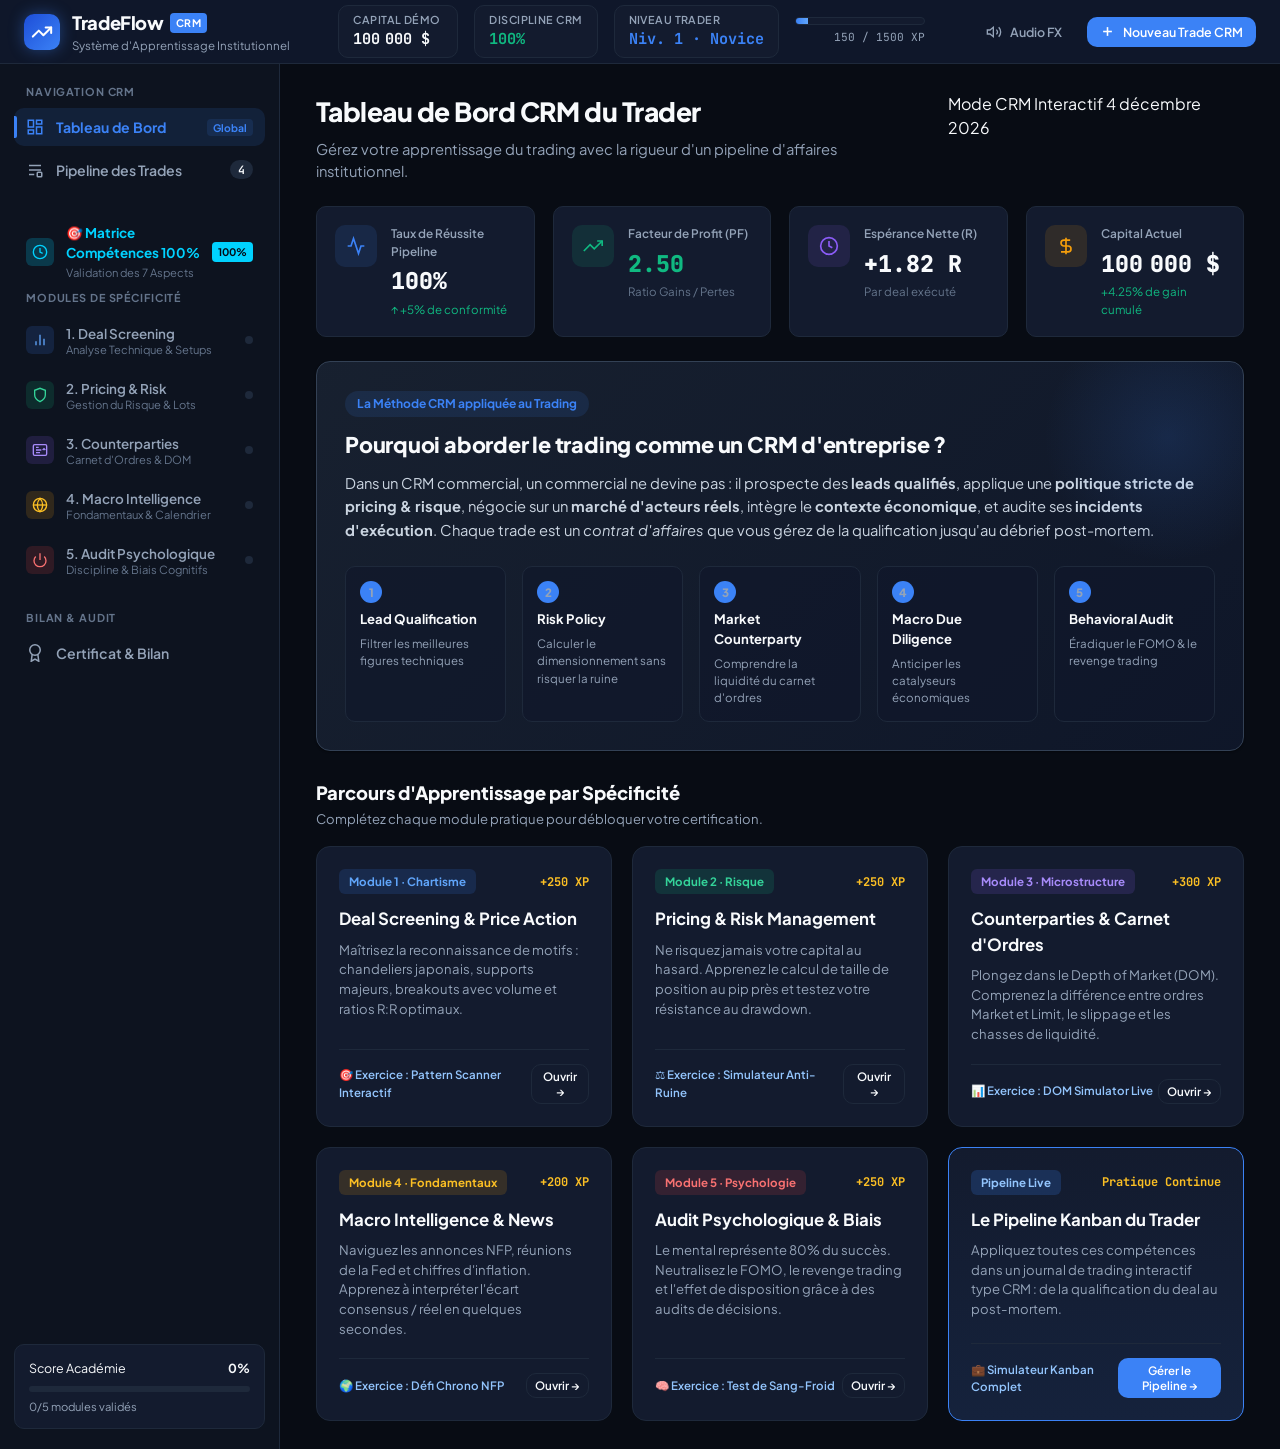
<file: index.html>
<!DOCTYPE html>
<html lang="fr">
<head>
  <meta charset="UTF-8">
  <meta name="viewport" content="width=device-width, initial-scale=1.0">
  <title>TradeFlow CRM · Académie Pro Trader</title>
  <link rel="stylesheet" href="styles.css">
  <link rel="preconnect" href="https://fonts.googleapis.com">
  <link rel="preconnect" href="https://fonts.gstatic.com" crossorigin>
  <link href="https://fonts.googleapis.com/css2?family=JetBrains+Mono:wght@400;600;700&family=Plus+Jakarta+Sans:wght@400;500;600;700;800&display=swap" rel="stylesheet">
</head>
<body class="theme-dark">
  <!-- Top Application Bar -->
  <header class="app-header">
    <div class="header-left">
      <div class="app-logo">
        <div class="logo-icon">
          <svg viewBox="0 0 24 24" width="22" height="22" fill="none" stroke="currentColor" stroke-width="2.2" stroke-linecap="round" stroke-linejoin="round">
            <polyline points="22 7 13.5 15.5 8.5 10.5 2 17"></polyline>
            <polyline points="16 7 22 7 22 13"></polyline>
          </svg>
        </div>
        <div class="logo-text">
          <span class="logo-brand">TradeFlow<span class="logo-badge">CRM</span></span>
          <span class="logo-subtitle">Système d'Apprentissage Institutionnel</span>
        </div>
      </div>
    </div>

    <!-- Live CRM Top Metrics -->
    <div class="header-kpis">
      <div class="kpi-pill" title="Capital virtuel pour les exercices">
        <span class="kpi-label">Capital Démo</span>
        <span class="kpi-val" id="top-capital">100 000 $</span>
      </div>
      <div class="kpi-pill" title="Score de discipline globale basé sur vos exercices">
        <span class="kpi-label">Discipline CRM</span>
        <span class="kpi-val text-success" id="top-discipline">100%</span>
      </div>
      <div class="kpi-pill" title="Points d'expérience d'apprentissage">
        <span class="kpi-label">Niveau Trader</span>
        <span class="kpi-val text-primary" id="top-level">Niv. 1 · Novice</span>
      </div>
      <div class="xp-bar-container" title="Progression vers le niveau supérieur">
        <div class="xp-bar-track">
          <div class="xp-bar-fill" id="top-xp-bar" style="width: 15%;"></div>
        </div>
        <span class="xp-text" id="top-xp-text">150 / 1000 XP</span>
      </div>
    </div>

    <div class="header-actions">
      <button class="btn btn-sm btn-ghost" id="btn-toggle-sound" title="Activer/Désactiver les effets sonores de simulation">
        <svg id="sound-icon-on" viewBox="0 0 24 24" width="16" height="16" fill="none" stroke="currentColor" stroke-width="2">
          <polygon points="11 5 6 9 2 9 2 15 6 15 11 19 11 5"></polygon>
          <path d="M19.07 4.93a10 10 0 0 1 0 14.14M15.54 8.46a5 5 0 0 1 0 7.07"></path>
        </svg>
        <span id="sound-label">Audio FX</span>
      </button>
      <button class="btn btn-sm btn-primary" id="btn-quick-new-deal" title="Créer un nouveau trade dans le pipeline CRM">
        <svg viewBox="0 0 24 24" width="15" height="15" fill="none" stroke="currentColor" stroke-width="2.5"><line x1="12" y1="5" x2="12" y2="19"></line><line x1="5" y1="12" x2="19" y2="12"></line></svg>
        <span>Nouveau Trade CRM</span>
      </button>
    </div>
  </header>

  <div class="app-container">
    <!-- Sidebar CRM Navigation -->
    <aside class="app-sidebar">
      <div class="sidebar-section">
        <div class="sidebar-title">NAVIGATION CRM</div>
        <nav class="sidebar-nav">
          <button class="nav-item active" data-tab="tab-overview">
            <svg viewBox="0 0 24 24" width="18" height="18" fill="none" stroke="currentColor" stroke-width="2"><rect x="3" y="3" width="7" height="9"></rect><rect x="14" y="3" width="7" height="5"></rect><rect x="14" y="12" width="7" height="9"></rect><rect x="3" y="16" width="7" height="5"></rect></svg>
            <span>Tableau de Bord</span>
            <span class="nav-tag tag-primary">Global</span>
          </button>
          <button class="nav-item" data-tab="tab-pipeline">
            <svg viewBox="0 0 24 24" width="18" height="18" fill="none" stroke="currentColor" stroke-width="2"><path d="M4 6h16M4 12h16M4 18h7"></path><rect x="15" y="15" width="6" height="6" rx="1"></rect></svg>
            <span>Pipeline des Trades</span>
            <span class="nav-badge" id="sidebar-pipeline-count">4</span>
          </button>
        </nav>
      </div>

      <div class="sidebar-section">
        
          <a href="competences.html" class="nav-item" style="text-decoration:none; color:inherit;">
            <div class="mod-icon" style="background: rgba(0, 210, 255, 0.2); color: #00d2ff;">
              <svg viewBox="0 0 24 24" width="16" height="16" fill="none" stroke="currentColor" stroke-width="2"><circle cx="12" cy="12" r="10"></circle><polyline points="12 6 12 12 16 14"></polyline></svg>
            </div>
            <div class="nav-item-content">
              <span class="nav-label" style="color:#00d2ff; font-weight:700;">🎯 Matrice Compétences 100%</span>
              <span class="nav-sub">Validation des 7 Aspects</span>
            </div>
            <span class="nav-tag" style="background:#00d2ff; color:#040914; font-weight:700;">100%</span>
          </a>

      <div class="sidebar-title">MODULES DE SPÉCIFICITÉ</div>
        <nav class="sidebar-nav">
          <button class="nav-item" data-tab="tab-module-technical">
            <div class="mod-icon mod-tech">
              <svg viewBox="0 0 24 24" width="16" height="16" fill="none" stroke="currentColor" stroke-width="2"><line x1="18" y1="20" x2="18" y2="10"></line><line x1="12" y1="20" x2="12" y2="4"></line><line x1="6" y1="20" x2="6" y2="14"></line></svg>
            </div>
            <div class="nav-item-content">
              <span class="nav-label">1. Deal Screening</span>
              <span class="nav-sub">Analyse Technique & Setups</span>
            </div>
            <span class="status-indicator" id="status-mod1"></span>
          </button>

          <button class="nav-item" data-tab="tab-module-risk">
            <div class="mod-icon mod-risk">
              <svg viewBox="0 0 24 24" width="16" height="16" fill="none" stroke="currentColor" stroke-width="2"><path d="M12 22s8-4 8-10V5l-8-3-8 3v7c0 6 8 10 8 10z"></path></svg>
            </div>
            <div class="nav-item-content">
              <span class="nav-label">2. Pricing & Risk</span>
              <span class="nav-sub">Gestion du Risque & Lots</span>
            </div>
            <span class="status-indicator" id="status-mod2"></span>
          </button>

          <button class="nav-item" data-tab="tab-module-orderflow">
            <div class="mod-icon mod-flow">
              <svg viewBox="0 0 24 24" width="16" height="16" fill="none" stroke="currentColor" stroke-width="2"><rect x="2" y="4" width="20" height="16" rx="2"></rect><path d="M6 8h4M6 12h8M6 16h6M16 12l2-2 2 2"></path></svg>
            </div>
            <div class="nav-item-content">
              <span class="nav-label">3. Counterparties</span>
              <span class="nav-sub">Carnet d'Ordres & DOM</span>
            </div>
            <span class="status-indicator" id="status-mod3"></span>
          </button>

          <button class="nav-item" data-tab="tab-module-macro">
            <div class="mod-icon mod-macro">
              <svg viewBox="0 0 24 24" width="16" height="16" fill="none" stroke="currentColor" stroke-width="2"><circle cx="12" cy="12" r="10"></circle><line x1="2" y1="12" x2="22" y2="12"></line><path d="M12 2a15.3 15.3 0 0 1 4 10 15.3 15.3 0 0 1-4 10 15.3 15.3 0 0 1-4-10 15.3 15.3 0 0 1 4-10z"></path></svg>
            </div>
            <div class="nav-item-content">
              <span class="nav-label">4. Macro Intelligence</span>
              <span class="nav-sub">Fondamentaux & Calendrier</span>
            </div>
            <span class="status-indicator" id="status-mod4"></span>
          </button>

          <button class="nav-item" data-tab="tab-module-psychology">
            <div class="mod-icon mod-psy">
              <svg viewBox="0 0 24 24" width="16" height="16" fill="none" stroke="currentColor" stroke-width="2"><path d="M18.36 6.64a9 9 0 1 1-12.73 0"></path><line x1="12" y1="2" x2="12" y2="12"></line></svg>
            </div>
            <div class="nav-item-content">
              <span class="nav-label">5. Audit Psychologique</span>
              <span class="nav-sub">Discipline & Biais Cognitifs</span>
            </div>
            <span class="status-indicator" id="status-mod5"></span>
          </button>
        </nav>
      </div>

      <div class="sidebar-section">
        <div class="sidebar-title">BILAN & AUDIT</div>
        <nav class="sidebar-nav">
          <button class="nav-item" data-tab="tab-certificate">
            <svg viewBox="0 0 24 24" width="18" height="18" fill="none" stroke="currentColor" stroke-width="2"><circle cx="12" cy="8" r="7"></circle><polyline points="8.21 13.89 7 23 12 20 17 23 15.79 13.88"></polyline></svg>
            <span>Certificat & Bilan</span>
          </button>
        </nav>
      </div>

      <!-- Quick Progress Card in Sidebar Footer -->
      <div class="sidebar-footer">
        <div class="progress-box">
          <div class="progress-box-head">
            <span>Score Académie</span>
            <strong id="sidebar-total-score">0%</strong>
          </div>
          <div class="progress-bar-sm">
            <div class="progress-bar-sm-fill" id="sidebar-progress-fill" style="width: 0%;"></div>
          </div>
          <p class="progress-sub" id="sidebar-progress-sub">0/5 modules validés</p>
        </div>
      </div>
    </aside>

    <!-- Main Content Area -->
    <main class="app-main">
      
      <!-- TAB: OVERVIEW DASHBOARD -->
      <section id="tab-overview" class="content-tab active">
        <div class="tab-header">
          <div>
            <h1 class="page-title">Tableau de Bord CRM du Trader</h1>
            <p class="page-desc">Gérez votre apprentissage du trading avec la rigueur d'un pipeline d'affaires institutionnel.</p>
          </div>
          <div class="header-badges">
            <span class="badge badge-accent">Mode CRM Interactif</span>
            <span class="badge badge-outline" id="date-display">Aujourd'hui</span>
          </div>
        </div>

        <!-- Dashboard Stats Grid -->
        <div class="stats-grid">
          <div class="stat-card">
            <div class="stat-icon-wrap bg-blue-subtle text-primary">
              <svg viewBox="0 0 24 24" width="20" height="20" fill="none" stroke="currentColor" stroke-width="2"><path d="M22 12h-4l-3 9L9 3l-3 9H2"></path></svg>
            </div>
            <div class="stat-meta">
              <span class="stat-title">Taux de Réussite Pipeline</span>
              <div class="stat-value" id="dash-winrate">67%</div>
              <span class="stat-sub text-success">↑ +5% de conformité</span>
            </div>
          </div>

          <div class="stat-card">
            <div class="stat-icon-wrap bg-green-subtle text-success">
              <svg viewBox="0 0 24 24" width="20" height="20" fill="none" stroke="currentColor" stroke-width="2"><polyline points="23 6 13.5 15.5 8.5 10.5 1 18"></polyline><polyline points="17 6 23 6 23 12"></polyline></svg>
            </div>
            <div class="stat-meta">
              <span class="stat-title">Facteur de Profit (PF)</span>
              <div class="stat-value text-success" id="dash-profit-factor">2.45</div>
              <span class="stat-sub">Ratio Gains / Pertes</span>
            </div>
          </div>

          <div class="stat-card">
            <div class="stat-icon-wrap bg-purple-subtle text-purple">
              <svg viewBox="0 0 24 24" width="20" height="20" fill="none" stroke="currentColor" stroke-width="2"><circle cx="12" cy="12" r="10"></circle><polyline points="12 6 12 12 16 14"></polyline></svg>
            </div>
            <div class="stat-meta">
              <span class="stat-title">Espérance Nette (R)</span>
              <div class="stat-value" id="dash-expectancy">+1.82 R</div>
              <span class="stat-sub">Par deal exécuté</span>
            </div>
          </div>

          <div class="stat-card">
            <div class="stat-icon-wrap bg-amber-subtle text-amber">
              <svg viewBox="0 0 24 24" width="20" height="20" fill="none" stroke="currentColor" stroke-width="2"><path d="M12 2v20M17 5H9.5a3.5 3.5 0 0 0 0 7h5a3.5 3.5 0 0 1 0 7H6"></path></svg>
            </div>
            <div class="stat-meta">
              <span class="stat-title">Capital Actuel</span>
              <div class="stat-value" id="dash-capital">104 250 $</div>
              <span class="stat-sub text-success">+4.25% de gain cumulé</span>
            </div>
          </div>
        </div>

        <!-- The CRM Concept Explanation Card -->
        <div class="card crm-concept-banner">
          <div class="banner-body">
            <div class="banner-pill">La Méthode CRM appliquée au Trading</div>
            <h2 class="banner-title">Pourquoi aborder le trading comme un CRM d'entreprise ?</h2>
            <p class="banner-text">
              Dans un CRM commercial, un commercial ne devine pas : il prospecte des <strong>leads qualifiés</strong>, 
              applique une <strong>politique stricte de pricing & risque</strong>, négocie sur un <strong>marché d'acteurs réels</strong>, 
              intègre le <strong>contexte économique</strong>, et audite ses <strong>incidents d'exécution</strong>.
              Chaque trade est un <em>contrat d'affaires</em> que vous gérez de la qualification jusqu'au débrief post-mortem.
            </p>
            <div class="banner-steps-grid">
              <div class="b-step">
                <span class="b-num">1</span>
                <strong>Lead Qualification</strong>
                <span>Filtrer les meilleures figures techniques</span>
              </div>
              <div class="b-step">
                <span class="b-num">2</span>
                <strong>Risk Policy</strong>
                <span>Calculer le dimensionnement sans risquer la ruine</span>
              </div>
              <div class="b-step">
                <span class="b-num">3</span>
                <strong>Market Counterparty</strong>
                <span>Comprendre la liquidité du carnet d'ordres</span>
              </div>
              <div class="b-step">
                <span class="b-num">4</span>
                <strong>Macro Due Diligence</strong>
                <span>Anticiper les catalyseurs économiques</span>
              </div>
              <div class="b-step">
                <span class="b-num">5</span>
                <strong>Behavioral Audit</strong>
                <span>Éradiquer le FOMO & le revenge trading</span>
              </div>
            </div>
          </div>
        </div>

        <!-- Module Progress Cards -->
        <div class="section-title-wrap">
          <h3 class="section-title">Parcours d'Apprentissage par Spécificité</h3>
          <span class="section-desc">Complétez chaque module pratique pour débloquer votre certification.</span>
        </div>

        <div class="module-cards-grid">
          <!-- Mod 1 -->
          <div class="mod-card" onclick="switchTab('tab-module-technical')">
            <div class="mod-card-header">
              <span class="mod-badge badge-tech">Module 1 · Chartisme</span>
              <span class="badge-xp">+250 XP</span>
            </div>
            <h4 class="mod-card-title">Deal Screening & Price Action</h4>
            <p class="mod-card-desc">Maîtrisez la reconnaissance de motifs : chandeliers japonais, supports majeurs, breakouts avec volume et ratios R:R optimaux.</p>
            <div class="mod-card-footer">
              <span class="mod-exercise-tag">🎯 Exercice : Pattern Scanner Interactif</span>
              <button class="btn btn-xs btn-outline">Ouvrir →</button>
            </div>
          </div>

          <!-- Mod 2 -->
          <div class="mod-card" onclick="switchTab('tab-module-risk')">
            <div class="mod-card-header">
              <span class="mod-badge badge-risk">Module 2 · Risque</span>
              <span class="badge-xp">+250 XP</span>
            </div>
            <h4 class="mod-card-title">Pricing & Risk Management</h4>
            <p class="mod-card-desc">Ne risquez jamais votre capital au hasard. Apprenez le calcul de taille de position au pip près et testez votre résistance au drawdown.</p>
            <div class="mod-card-footer">
              <span class="mod-exercise-tag">⚖️ Exercice : Simulateur Anti-Ruine</span>
              <button class="btn btn-xs btn-outline">Ouvrir →</button>
            </div>
          </div>

          <!-- Mod 3 -->
          <div class="mod-card" onclick="switchTab('tab-module-orderflow')">
            <div class="mod-card-header">
              <span class="mod-badge badge-flow">Module 3 · Microstructure</span>
              <span class="badge-xp">+300 XP</span>
            </div>
            <h4 class="mod-card-title">Counterparties & Carnet d'Ordres</h4>
            <p class="mod-card-desc">Plongez dans le Depth of Market (DOM). Comprenez la différence entre ordres Market et Limit, le slippage et les chasses de liquidité.</p>
            <div class="mod-card-footer">
              <span class="mod-exercise-tag">📊 Exercice : DOM Simulator Live</span>
              <button class="btn btn-xs btn-outline">Ouvrir →</button>
            </div>
          </div>

          <!-- Mod 4 -->
          <div class="mod-card" onclick="switchTab('tab-module-macro')">
            <div class="mod-card-header">
              <span class="mod-badge badge-macro">Module 4 · Fondamentaux</span>
              <span class="badge-xp">+200 XP</span>
            </div>
            <h4 class="mod-card-title">Macro Intelligence & News</h4>
            <p class="mod-card-desc">Naviguez les annonces NFP, réunions de la Fed et chiffres d'inflation. Apprenez à interpréter l'écart consensus / réel en quelques secondes.</p>
            <div class="mod-card-footer">
              <span class="mod-exercise-tag">🌍 Exercice : Défi Chrono NFP</span>
              <button class="btn btn-xs btn-outline">Ouvrir →</button>
            </div>
          </div>

          <!-- Mod 5 -->
          <div class="mod-card" onclick="switchTab('tab-module-psychology')">
            <div class="mod-card-header">
              <span class="mod-badge badge-psy">Module 5 · Psychologie</span>
              <span class="badge-xp">+250 XP</span>
            </div>
            <h4 class="mod-card-title">Audit Psychologique & Biais</h4>
            <p class="mod-card-desc">Le mental représente 80% du succès. Neutralisez le FOMO, le revenge trading et l'effet de disposition grâce à des audits de décisions.</p>
            <div class="mod-card-footer">
              <span class="mod-exercise-tag">🧠 Exercice : Test de Sang-Froid</span>
              <button class="btn btn-xs btn-outline">Ouvrir →</button>
            </div>
          </div>

          <!-- Mod 6 -->
          <div class="mod-card mod-card-highlight" onclick="switchTab('tab-pipeline')">
            <div class="mod-card-header">
              <span class="mod-badge badge-pipeline">Pipeline Live</span>
              <span class="badge-xp">Pratique Continue</span>
            </div>
            <h4 class="mod-card-title">Le Pipeline Kanban du Trader</h4>
            <p class="mod-card-desc">Appliquez toutes ces compétences dans un journal de trading interactif type CRM : de la qualification du deal au post-mortem.</p>
            <div class="mod-card-footer">
              <span class="mod-exercise-tag">💼 Simulateur Kanban Complet</span>
              <button class="btn btn-xs btn-primary">Gérer le Pipeline →</button>
            </div>
          </div>
        </div>
      </section>

      <!-- TAB: MODULE 1 - ANALYSE TECHNIQUE (DEAL SCREENING) -->
      <section id="tab-module-technical" class="content-tab">
        <div class="tab-header">
          <div>
            <div class="breadcrumb">Modules CRM / Module 1</div>
            <h1 class="page-title">Deal Screening : Analyse Technique & Chartisme</h1>
            <p class="page-desc">Comme un CRM qualifie un prospect chaud, vous devez filtrer les configurations graphiques à haute probabilité mathématique.</p>
          </div>
          <div class="mod-score-box">
            <span class="mod-score-label">Score Module 1</span>
            <strong class="mod-score-val" id="score-mod1">0 / 250 XP</strong>
          </div>
        </div>

        <div class="grid-2-col">
          <!-- Théorie CRM -->
          <div class="card">
            <div class="card-header">
              <h3 class="card-title">
                <svg viewBox="0 0 24 24" width="18" height="18" fill="none" stroke="currentColor" stroke-width="2"><path d="M2 3h6a4 4 0 0 1 4 4v14a3 3 0 0 0-3-3H2z"></path><path d="M22 3h-6a4 4 0 0 0-4 4v14a3 3 0 0 1 3-3h7z"></path></svg>
                Les 3 Critères de Qualification Technique
              </h3>
            </div>
            <div class="card-body">
              <div class="concept-item">
                <div class="concept-badge">A</div>
                <div>
                  <strong>Le Niveau Clé (Support / Résistance / Pivot)</strong>
                  <p class="text-sm">Un niveau technique est une zone où de gros volumes institutionnels se sont échangés par le passé. Un deal ne se prend JAMAIS au milieu de nulle part : attendez un retest de niveau.</p>
                </div>
              </div>

              <div class="concept-item">
                <div class="concept-badge">B</div>
                <div>
                  <strong>Le Chandelier de Confirmation (Price Action)</strong>
                  <p class="text-sm">Une mèche de rejet (Pinbar / Marteau) indique l'absorption de liquidité par les acheteurs. Un avalement haussier (Bullish Engulfing) confirme la prise de contrôle.</p>
                </div>
              </div>

              <div class="concept-item">
                <div class="concept-badge">C</div>
                <div>
                  <strong>L'Espace Vital (Risk-to-Reward ≥ 1:2)</strong>
                  <p class="text-sm">Si votre stop loss est à 20 pips, votre premier obstacle (résistance suivante) doit se trouver à au moins 40 pips. En deçà, le deal est disqualifié.</p>
                </div>
              </div>

              <div class="alert-box alert-info">
                <strong>Règle CRM :</strong> "Pas de confirmation = Pas de deal". Un trader rentable refuse 80% des graphiques qu'il regarde pour ne garder que l'élite de ses opportunités.
              </div>
            </div>
          </div>

          <!-- Quick Quiz Théorie -->
          <div class="card">
            <div class="card-header">
              <h3 class="card-title">
                <svg viewBox="0 0 24 24" width="18" height="18" fill="none" stroke="currentColor" stroke-width="2"><circle cx="12" cy="12" r="10"></circle><path d="M9.09 9a3 3 0 0 1 5.83 1c0 2-3 3-3 3"></path><line x1="12" y1="17" x2="12.01" y2="17"></line></svg>
                Diagnostic Éclair : Figure de Breakout
              </h3>
              <span class="badge badge-accent">Quiz d'Échauffement</span>
            </div>
            <div class="card-body" id="quiz-tech-container">
              <p class="text-sm mb-3">Le cours de l'EUR/USD compresse depuis 4 heures sous une résistance majeure à 1.0850. Une longue bougie verte casse ce niveau avec un volume 3x supérieur à la moyenne. Quelle est la démarche CRM optimale ?</p>
              
              <div class="quiz-options">
                <button class="quiz-btn" onclick="answerTechQuiz(0)">A. Acheter immédiatement au marché avec tout le capital disponible.</button>
                <button class="quiz-btn" onclick="answerTechQuiz(1)">B. Vendre à contre-tendance car le marché est supposé être suracheté.</button>
                <button class="quiz-btn" onclick="answerTechQuiz(2)">C. Attendre un pullback (retest) sur le niveau 1.0850 devenu support, avec signal de rejet.</button>
                <button class="quiz-btn" onclick="answerTechQuiz(3)">D. Fermer la plateforme et attendre le lendemain.</button>
              </div>
              <div id="quiz-tech-feedback" class="quiz-feedback hidden"></div>
            </div>
          </div>
        </div>

        <!-- EXERCICE PRATIQUE 1 : PATTERN SCANNER & TRADE ENTRY -->
        <div class="card mt-4">
          <div class="card-header">
            <div>
              <h3 class="card-title">
                <svg viewBox="0 0 24 24" width="18" height="18" fill="none" stroke="currentColor" stroke-width="2"><circle cx="12" cy="12" r="10"></circle><circle cx="12" cy="12" r="6"></circle><circle cx="12" cy="12" r="2"></circle></svg>
                Exercice Pratique : Le Scanner de Breakout Interactif
              </h3>
              <p class="text-sm text-muted">Analysez le graphique ci-dessous, repérez la figure de compression et lancez le trade au timing optimal.</p>
            </div>
            <div class="chart-controls">
              <button class="btn btn-sm btn-ghost" onclick="resetTechChart()">Recharger un Scénario</button>
              <button class="btn btn-sm btn-success" id="btn-execute-tech-trade" onclick="triggerTechSimulation()">
                <svg viewBox="0 0 24 24" width="14" height="14" fill="none" stroke="currentColor" stroke-width="2.5"><polygon points="5 3 19 12 5 21 5 3"></polygon></svg>
                Exécuter la Simulation Live
              </button>
            </div>
          </div>
          <div class="card-body">
            <!-- Interactive Canvas Chart -->
            <div class="chart-container">
              <canvas id="canvas-technical" width="900" height="340"></canvas>
              <div class="chart-overlay-info">
                <div class="overlay-badge" id="chart-asset-badge">Actif : EUR/USD (15 min)</div>
                <div class="overlay-metric">Dernier Prix : <strong id="chart-last-price">1.0842</strong></div>
                <div class="overlay-metric">Setup détecté : <span class="text-primary font-bold" id="chart-pattern-name">Triangle Ascendant & Résistance</span></div>
              </div>
            </div>

            <!-- Trade Settings & Decision Bar -->
            <div class="trade-decision-bar">
              <div class="decision-group">
                <label>Type d'Ordre</label>
                <div class="btn-group-toggle">
                  <button class="btn btn-sm active" id="btn-dir-buy" onclick="setTechDirection('BUY')">Achat (Long)</button>
                  <button class="btn btn-sm" id="btn-dir-sell" onclick="setTechDirection('SELL')">Vente (Short)</button>
                </div>
              </div>

              <div class="decision-group">
                <label>Stop Loss (Protection)</label>
                <div class="input-with-unit">
                  <input type="number" id="input-tech-sl" value="1.0820" step="0.0005" onchange="updateTechLevels()">
                  <span>$</span>
                </div>
              </div>

              <div class="decision-group">
                <label>Take Profit (Objectif)</label>
                <div class="input-with-unit">
                  <input type="number" id="input-tech-tp" value="1.0910" step="0.0005" onchange="updateTechLevels()">
                  <span>$</span>
                </div>
              </div>

              <div class="decision-group">
                <label>Ratio Risque / Rendement (R:R)</label>
                <div class="rr-display" id="display-tech-rr">1 : 3.09</div>
              </div>

              <div class="decision-group decision-cta">
                <button class="btn btn-primary" onclick="triggerTechSimulation()">Tester la Démarche</button>
              </div>
            </div>

            <div id="tech-result-banner" class="alert-box hidden mt-3"></div>
          </div>
        </div>
      </section>

      <!-- TAB: MODULE 2 - GESTION DU RISQUE (PRICING & SIZING) -->
      <section id="tab-module-risk" class="content-tab">
        <div class="tab-header">
          <div>
            <div class="breadcrumb">Modules CRM / Module 2</div>
            <h1 class="page-title">Pricing & Risk : La Science du Dimensionnement</h1>
            <p class="page-desc">En finance, le risque ne s'évite pas : il se tarifie et se quantifie rigoureusement pour garantir la survie à long terme.</p>
          </div>
          <div class="mod-score-box">
            <span class="mod-score-label">Score Module 2</span>
            <strong class="mod-score-val" id="score-mod2">0 / 250 XP</strong>
          </div>
        </div>

        <div class="grid-2-col">
          <!-- Calculateur de Lots CRM -->
          <div class="card">
            <div class="card-header">
              <h3 class="card-title">
                <svg viewBox="0 0 24 24" width="18" height="18" fill="none" stroke="currentColor" stroke-width="2"><rect x="4" y="2" width="16" height="20" rx="2"></rect><line x1="8" y1="6" x2="16" y2="6"></line><line x1="16" y1="14" x2="16" y2="18"></line><path d="M16 10h.01M12 10h.01M8 10h.01M12 14h.01M8 14h.01M12 18h.01M8 18h.01"></path></svg>
                Calculateur de Taille de Position au Pip Près
              </h3>
            </div>
            <div class="card-body">
              <div class="calc-row">
                <label>Capital de Compte ($)</label>
                <input type="number" id="risk-capital" value="100000" step="5000" oninput="calculatePositionSize()">
              </div>

              <div class="calc-row">
                <div class="calc-label-wrap">
                  <label>Risque Maximal par Trade (%)</label>
                  <span class="calc-val-preview" id="risk-percent-val">1.0%</span>
                </div>
                <input type="range" id="risk-percent" min="0.5" max="5.0" step="0.5" value="1.0" oninput="calculatePositionSize()">
                <div class="range-labels">
                  <span>0.5% (Conservateur)</span>
                  <span class="text-primary font-bold">1-2% (Standard Pro)</span>
                  <span class="text-danger font-bold">5% (Zone Dangereuse)</span>
                </div>
              </div>

              <div class="calc-row">
                <label>Distance du Stop Loss (en Pips)</label>
                <input type="number" id="risk-sl-pips" value="25" min="5" max="200" oninput="calculatePositionSize()">
              </div>

              <div class="calc-results-box">
                <div class="res-item">
                  <span>Montant Maximal à Risquer</span>
                  <strong class="text-danger" id="risk-cash-loss">1 000 $</strong>
                </div>
                <div class="res-item">
                  <span>Taille de Position Recommandée</span>
                  <strong class="text-primary text-xl" id="risk-lot-size">4.00 Lots</strong>
                </div>
                <div class="res-item">
                  <span>Valeur du Pip par Lot Standard</span>
                  <span id="risk-pip-value">10.00 $ / pip</span>
                </div>
              </div>

              <p class="text-xs text-muted mt-2">
                💡 <em>Formule universelle : Taille en Lots = (Capital × % Risque) ÷ (Distance Stop × Valeur du Pip).</em>
              </p>
            </div>
          </div>

          <!-- Règle de l'Espérance Mathématique -->
          <div class="card">
            <div class="card-header">
              <h3 class="card-title">
                <svg viewBox="0 0 24 24" width="18" height="18" fill="none" stroke="currentColor" stroke-width="2"><circle cx="12" cy="12" r="10"></circle><path d="M16 8h-6a2 2 0 1 0 0 4h4a2 2 0 1 1 0 4H8"></path><line x1="12" y1="2" x2="12" y2="4"></line><line x1="12" y1="20" x2="12" y2="22"></line></svg>
                Le Paradoxe du Taux de Réussite (Win Rate vs R:R)
              </h3>
            </div>
            <div class="card-body">
              <p class="text-sm mb-3">La plupart des débutants recherchent 90% de trades gagnants. Les traders professionnels savent qu'on peut être multi-millionnaire avec <strong>seulement 40% de réussite</strong> si le Risk/Reward est de 1:3.</p>

              <div class="table-container">
                <table class="crm-table">
                  <thead>
                    <tr>
                      <th>Win Rate</th>
                      <th>Ratio R:R</th>
                      <th>Espérance (100 trades)</th>
                      <th>Verdict</th>
                    </tr>
                  </thead>
                  <tbody>
                    <tr>
                      <td>70%</td>
                      <td>1 : 0.5</td>
                      <td class="text-danger">+5 R (Faible)</td>
                      <td><span class="badge badge-warning">Fragile</span></td>
                    </tr>
                    <tr>
                      <td>50%</td>
                      <td>1 : 1.0</td>
                      <td class="text-muted">0 R (Neutre)</td>
                      <td><span class="badge badge-outline">Point Mort</span></td>
                    </tr>
                    <tr class="highlight-row">
                      <td>40%</td>
                      <td>1 : 3.0</td>
                      <td class="text-success font-bold">+60 R (Excellent !)</td>
                      <td><span class="badge badge-success">Pro Institutionnel</span></td>
                    </tr>
                  </tbody>
                </table>
              </div>

              <div class="alert-box alert-success mt-3">
                <strong>Loi mathématique :</strong> Espérance E = (WinRate × Gain Moyen) - (LossRate × Perte Moyenne). Ne coupez jamais vos gains pour flatter votre égo de taux de réussite.
              </div>
            </div>
          </div>
        </div>

        <!-- EXERCICE PRATIQUE 2 : CRASH TEST DU DRAWDOWN (MONTE CARLO) -->
        <div class="card mt-4">
          <div class="card-header">
            <div>
              <h3 class="card-title">
                <svg viewBox="0 0 24 24" width="18" height="18" fill="none" stroke="currentColor" stroke-width="2"><path d="M22 11.08V12a10 10 0 1 1-5.93-9.14"></path><polyline points="22 4 12 14.01 9 11.01"></polyline></svg>
                Exercice Pratique : Le Crash Test du Drawdown (1% vs 10% de Risque)
              </h3>
              <p class="text-sm text-muted">Simulez une série inévitable de 5 pertes consécutives et observez l'impact direct sur la survie du compte de trading.</p>
            </div>
            <button class="btn btn-sm btn-primary" onclick="runDrawdownCrashTest()">
              <svg viewBox="0 0 24 24" width="14" height="14" fill="none" stroke="currentColor" stroke-width="2"><polygon points="5 3 19 12 5 21 5 3"></polygon></svg>
              Lancer la Simulation (20 Trades)
            </button>
          </div>
          <div class="card-body">
            <div class="drawdown-grid">
              <div>
                <canvas id="canvas-equity" width="600" height="260"></canvas>
              </div>
              <div class="drawdown-stats">
                <div class="comparison-card comp-safe">
                  <div class="comp-title">Stratégie A : Risque Discipliné (1% par trade)</div>
                  <div class="comp-val text-success" id="equity-safe-end">100 000 $</div>
                  <div class="comp-sub" id="equity-safe-drawdown">Drawdown Max : -4.9%</div>
                  <p class="text-xs text-muted mt-2">Le capital reste intact, prêt à profiter de la prochaine vague d'opportunités.</p>
                </div>

                <div class="comparison-card comp-danger">
                  <div class="comp-title">Stratégie B : Sur-Levier Inconscient (10% par trade)</div>
                  <div class="comp-val text-danger" id="equity-risky-end">100 000 $</div>
                  <div class="comp-sub text-danger" id="equity-risky-drawdown">Drawdown Max : -41.0%</div>
                  <p class="text-xs text-danger mt-2">⚠️ Une perte de 40% nécessite un gain de +67% juste pour revenir à l'équilibre !</p>
                </div>
              </div>
            </div>

            <div id="drawdown-feedback" class="alert-box alert-info mt-3">
              Cliquez sur <strong>"Lancer la Simulation"</strong> pour générer 20 trades avec un taux de réussite réaliste de 50% et observer les deux courbes d'équité en temps réel.
            </div>
          </div>
        </div>
      </section>

      <!-- TAB: MODULE 3 - CARNET D'ORDRES & ORDER FLOW (COUNTERPARTIES) -->
      <section id="tab-module-orderflow" class="content-tab">
        <div class="tab-header">
          <div>
            <div class="breadcrumb">Modules CRM / Module 3</div>
            <h1 class="page-title">Counterparties : Carnet d'Ordres & Microstructure</h1>
            <p class="page-desc">Dans un CRM, vous négociez avec des contreparties réelles. Sur les marchés, chaque achat nécessite un vendeur en face.</p>
          </div>
          <div class="mod-score-box">
            <span class="mod-score-label">Score Module 3</span>
            <strong class="mod-score-val" id="score-mod3">0 / 300 XP</strong>
          </div>
        </div>

        <div class="grid-2-col">
          <!-- Théorie Microstructure -->
          <div class="card">
            <div class="card-header">
              <h3 class="card-title">
                <svg viewBox="0 0 24 24" width="18" height="18" fill="none" stroke="currentColor" stroke-width="2"><rect x="3" y="3" width="18" height="18" rx="2" ry="2"></rect><line x1="3" y1="9" x2="21" y2="9"></line><line x1="9" y1="21" x2="9" y2="9"></line></svg>
                Ordres au Marché vs Ordres Limites
              </h3>
            </div>
            <div class="card-body">
              <div class="concept-item">
                <div class="concept-badge bg-green">1</div>
                <div>
                  <strong>Ordre au Marché (Market Order) = Fournisseur d'Immédiateté</strong>
                  <p class="text-sm">Vous voulez entrer TOUT DE SUITE. Vous payez le spread et vous consommez la liquidité disponible. Si la taille est trop grande, vous subissez du <em>slippage</em> (glissement de prix).</p>
                </div>
              </div>

              <div class="concept-item">
                <div class="concept-badge bg-blue">2</div>
                <div>
                  <strong>Ordre Limite (Limit Order) = Fournisseur de Liquidité</strong>
                  <p class="text-sm">Vous fixez votre prix exact dans le carnet et vous attendez qu'une contrepartie vienne vous exécuter. Aucun slippage négatif, mais risque de ne jamais être servi.</p>
                </div>
              </div>

              <div class="concept-item">
                <div class="concept-badge bg-purple">3</div>
                <div>
                  <strong>Chasses de Liquidités (Smart Money Concepts)</strong>
                  <p class="text-sm">Les grands fonds institutionnels ont besoin de millions pour se positionner. Ils poussent délibérément le cours au-delà des plus hauts récents pour déclencher les Stop Loss (qui sont des ordres d'achat forcés) afin de leur vendre leurs positions !</p>
                </div>
              </div>
            </div>
          </div>

          <!-- Micro Quiz DOM -->
          <div class="card">
            <div class="card-header">
              <h3 class="card-title">
                <svg viewBox="0 0 24 24" width="18" height="18" fill="none" stroke="currentColor" stroke-width="2"><circle cx="12" cy="12" r="10"></circle><line x1="12" y1="8" x2="12" y2="12"></line><line x1="12" y1="16" x2="12.01" y2="16"></line></svg>
                Défi Microstructure : Le Piège de l'Illiquidité
              </h3>
            </div>
            <div class="card-body">
              <p class="text-sm mb-3">Vous souhaitez acheter 50 lots sur un actif à faible liquidité. Le meilleur vendeur (Ask) ne propose que 10 lots à 100.00 $. Les niveaux suivants proposent 15 lots à 100.25 $ et 25 lots à 100.80 $. Si vous envoyez un ordre Market, que se passe-t-il ?</p>
              
              <div class="quiz-options">
                <button class="quiz-btn" onclick="answerDomQuiz(0)">A. Vos 50 lots seront exécutés magiquement au prix de 100.00 $.</button>
                <button class="quiz-btn" onclick="answerDomQuiz(1)">B. Votre ordre est rejeté par la bourse.</button>
                <button class="quiz-btn" onclick="answerDomQuiz(2)">C. Vos 50 lots consomment les 3 niveaux, résultant en un prix moyen élevé de ~100.47 $ (Slippage massif).</button>
              </div>
              <div id="quiz-dom-feedback" class="quiz-feedback hidden"></div>
            </div>
          </div>
        </div>

        <!-- EXERCICE PRATIQUE 3 : SIMULATEUR LIVE DU CARNET D'ORDRES (DOM LADDER) -->
        <div class="card mt-4">
          <div class="card-header">
            <div>
              <h3 class="card-title">
                <svg viewBox="0 0 24 24" width="18" height="18" fill="none" stroke="currentColor" stroke-width="2"><path d="M12 2v20M17 5H9.5a3.5 3.5 0 0 0 0 7h5a3.5 3.5 0 0 1 0 7H6"></path></svg>
                Exercice Pratique : Le Simulateur DOM (Depth of Market) Interactif
              </h3>
              <p class="text-sm text-muted">Exécutez des ordres réels dans le carnet d'ordres animé et observez l'impact direct sur la profondeur du marché.</p>
            </div>
            <div class="flex gap-2">
              <button class="btn btn-sm btn-ghost" onclick="resetDomLadder()">Réinitialiser le Carnet</button>
            </div>
          </div>
          <div class="card-body">
            <div class="dom-simulator-layout">
              <!-- Le Carnet Visuel -->
              <div class="dom-ladder-wrapper">
                <div class="dom-ladder-header">
                  <span>Volume Vendeurs (Ask)</span>
                  <span>Prix ($)</span>
                  <span>Volume Acheteurs (Bid)</span>
                </div>
                <div class="dom-ladder-body" id="dom-ladder-rows">
                  <!-- Dynamically populated via JS -->
                </div>
              </div>

              <!-- Panneau de Passage d'Ordre DOM -->
              <div class="dom-control-panel">
                <h4 class="font-bold mb-2">Exécution d'Ordre Institutionnel</h4>
                <p class="text-xs text-muted mb-3">Testez l'impact d'un ordre d'achat de gros volume sur la profondeur du carnet.</p>

                <div class="calc-row">
                  <label>Volume à Acheter (Contrats / Lots)</label>
                  <input type="number" id="dom-order-volume" value="45" min="5" max="150" step="5">
                </div>

                <div class="flex flex-col gap-2 mt-4">
                  <button class="btn btn-danger" onclick="executeDomOrder('MARKET_BUY')">
                    <strong>Acheter au MARCHÉ (Consommer le Carnet)</strong>
                    <span class="text-xs">Exécution garantie, prix variable (Slippage)</span>
                  </button>

                  <button class="btn btn-outline" onclick="executeDomOrder('LIMIT_BUY')">
                    <strong>Placer un Ordre LIMITE (Apporter de la Liquidité)</strong>
                    <span class="text-xs">Exécution au meilleur Bid, sans slippage</span>
                  </button>
                </div>

                <div id="dom-execution-report" class="alert-box alert-info mt-4">
                  <strong>État :</strong> En attente d'exécution. Choisissez un volume et un type d'ordre pour observer la consommation des contreparties.
                </div>
              </div>
            </div>
          </div>
        </div>
      </section>

      <!-- TAB: MODULE 4 - MACRO INTELLIGENCE & NEWS (CALENDRIER) -->
      <section id="tab-module-macro" class="content-tab">
        <div class="tab-header">
          <div>
            <div class="breadcrumb">Modules CRM / Module 4</div>
            <h1 class="page-title">Macro Intelligence : Fondamentaux & Événements</h1>
            <p class="page-desc">Tout comme un CRM surveille les annonces de rachat ou la santé économique de ses comptes, le trader doit anticiper les chocs macroéconomiques.</p>
          </div>
          <div class="mod-score-box">
            <span class="mod-score-label">Score Module 4</span>
            <strong class="mod-score-val" id="score-mod4">0 / 200 XP</strong>
          </div>
        </div>

        <div class="grid-2-col">
          <!-- Théorie Macro -->
          <div class="card">
            <div class="card-header">
              <h3 class="card-title">
                <svg viewBox="0 0 24 24" width="18" height="18" fill="none" stroke="currentColor" stroke-width="2"><circle cx="12" cy="12" r="10"></circle><polyline points="12 6 12 12 14 14"></polyline></svg>
                Les 3 Géants du Calendrier Économique
              </h3>
            </div>
            <div class="card-body">
              <div class="macro-event-item">
                <div class="macro-badge text-danger">Élevé</div>
                <div>
                  <strong>NFP (Non-Farm Payrolls - Emploi US)</strong>
                  <p class="text-sm">Publié le 1er vendredi du mois. Plus de créations d'emplois = économie forte = possible hausse des taux Fed = Dollar (USD) haussier à court terme.</p>
                </div>
              </div>

              <div class="macro-event-item">
                <div class="macro-badge text-danger">Élevé</div>
                <div>
                  <strong>IPC / CPI (Indice des Prix à la Consommation - Inflation)</strong>
                  <p class="text-sm">Une inflation plus forte que prévu force les banques centrales à rester "Hawkish" (taux directeurs élevés), pesant sur les actions et l'Or.</p>
                </div>
              </div>

              <div class="macro-event-item">
                <div class="macro-badge text-danger">Élevé</div>
                <div>
                  <strong>Décision de Taux de la Réserve Fédérale (FOMC)</strong>
                  <p class="text-sm">Le moteur ultime des flux de capitaux mondiaux. Une baisse de taux alimente la liquidité et soutient les actifs à risque (Nasdaq, Bitcoin).</p>
                </div>
              </div>

              <div class="alert-box alert-warning mt-3">
                <strong>Règle d'or CRM :</strong> Ne tentez jamais de deviner une annonce 30 secondes avant sa sortie au casino. Attendez que la première vague d'emballement émotionnel retombe pour trader la vraie direction institutionnelle.
              </div>
            </div>
          </div>

          <!-- Corrélations Inter-Marchés -->
          <div class="card">
            <div class="card-header">
              <h3 class="card-title">
                <svg viewBox="0 0 24 24" width="18" height="18" fill="none" stroke="currentColor" stroke-width="2"><path d="M16 21v-2a4 4 0 0 0-4-4H5a4 4 0 0 0-4 4v2"></path><circle cx="8.5" cy="7.5" r="4"></circle><line x1="20" y1="8" x2="20" y2="14"></line><line x1="23" y1="11" x2="17" y2="11"></line></svg>
                Corrélations Macro Clés
              </h3>
            </div>
            <div class="card-body">
              <div class="corr-grid">
                <div class="corr-box">
                  <span class="corr-pair">USD (Dollar) ⟷ Or (XAU/USD)</span>
                  <span class="corr-val text-danger">Corrélation Inverse Forte (-0.85)</span>
                  <p class="text-xs text-muted">Quand le Dollar s'envole, l'Or libellé en USD devient plus cher pour les acheteurs internationaux et a tendance à baisser.</p>
                </div>
                <div class="corr-box">
                  <span class="corr-pair">Rendement US 10 Ans ⟷ Nasdaq 100</span>
                  <span class="corr-val text-danger">Corrélation Inverse (-0.75)</span>
                  <p class="text-xs text-muted">Des taux sans risque élevés réduisent la valorisation actuelle des bénéfices futurs des entreprises technologiques à forte croissance.</p>
                </div>
              </div>
            </div>
          </div>
        </div>

        <!-- EXERCICE PRATIQUE 4 : CHRONO FLASH NFP -->
        <div class="card mt-4">
          <div class="card-header">
            <div>
              <h3 class="card-title">
                <svg viewBox="0 0 24 24" width="18" height="18" fill="none" stroke="currentColor" stroke-width="2"><polygon points="13 2 3 14 12 14 11 22 21 10 12 10 13 2"></polygon></svg>
                Exercice Pratique : Le Défi Chrono Flash NFP
              </h3>
              <p class="text-sm text-muted">Une alerte macroéconomique majeure vient de tomber ! Vous avez 15 secondes pour comparer le chiffre au consensus et déterminer l'impact sur le Dollar.</p>
            </div>
            <button class="btn btn-sm btn-primary" id="btn-start-macro-sim" onclick="startMacroChronoChallenge()">
              Lancer le Flash Info NFP
            </button>
          </div>
          <div class="card-body">
            <div class="macro-sim-container">
              <!-- Timer visual -->
              <div class="macro-timer-box">
                <span>Temps Restant :</span>
                <strong id="macro-countdown" class="text-xl text-primary">15s</strong>
              </div>

              <!-- Breaking news flash card -->
              <div class="news-flash-card" id="news-flash-display">
                <div class="news-flash-tag">COMMUNIQUÉ DE PRESSE US BUREAU OF LABOR STATISTICS</div>
                <h3 class="news-headline" id="news-title">En attente du lancement de la simulation...</h3>
                <div class="news-data-grid" id="news-data-box">
                  <div class="data-block">
                    <span class="d-label">Chiffre Attendu (Consensus)</span>
                    <strong class="d-val" id="nfp-forecast">180 000</strong>
                  </div>
                  <div class="data-block">
                    <span class="d-label">Chiffre Précédent</span>
                    <strong class="d-val" id="nfp-prev">165 000</strong>
                  </div>
                  <div class="data-block highlight-data">
                    <span class="d-label">RÉSULTAT RÉEL PUBLIÉ</span>
                    <strong class="d-val text-success" id="nfp-actual">--</strong>
                  </div>
                </div>
              </div>

              <!-- Decision Buttons -->
              <div class="macro-decision-actions" id="macro-actions-group">
                <button class="btn btn-lg btn-success" disabled id="btn-macro-bull" onclick="decideMacro('BULLISH')">
                  🟢 ACHAT DOLLAR (Hausse anticipée)
                </button>
                <button class="btn btn-lg btn-danger" disabled id="btn-macro-bear" onclick="decideMacro('BEARISH')">
                  🔴 VENTE DOLLAR (Baisse anticipée)
                </button>
              </div>

              <div id="macro-result-feedback" class="alert-box alert-info hidden mt-3"></div>
            </div>
          </div>
        </div>
      </section>

      <!-- TAB: MODULE 5 - AUDIT PSYCHOLOGIQUE & BIAIS COGNITIFS -->
      <section id="tab-module-psychology" class="content-tab">
        <div class="tab-header">
          <div>
            <div class="breadcrumb">Modules CRM / Module 5</div>
            <h1 class="page-title">Audit Psychologique & Maîtrise des Biais</h1>
            <p class="page-desc">Un commercial qui cède à la panique détruit la relation client. En trading, vos pires ennemis ne sont pas les algorithmes, mais vos propres réflexes cognitifs.</p>
          </div>
          <div class="mod-score-box">
            <span class="mod-score-label">Score Module 5</span>
            <strong class="mod-score-val" id="score-mod5">0 / 250 XP</strong>
          </div>
        </div>

        <div class="grid-2-col">
          <!-- Les 4 Biais Tueurs de Compte -->
          <div class="card">
            <div class="card-header">
              <h3 class="card-title">
                <svg viewBox="0 0 24 24" width="18" height="18" fill="none" stroke="currentColor" stroke-width="2"><path d="M10.29 3.86L1.82 18a2 2 0 0 0 1.71 3h16.94a2 2 0 0 0 1.71-3L13.71 3.86a2 2 0 0 0-3.42 0z"></path><line x1="12" y1="9" x2="12" y2="13"></line><line x1="12" y1="17" x2="12.01" y2="17"></line></svg>
                Les 4 Biais Mortels du Trader
              </h3>
            </div>
            <div class="card-body">
              <div class="bias-item">
                <span class="bias-num">1</span>
                <div>
                  <strong>Le FOMO (Fear Of Missing Out)</strong>
                  <p class="text-sm">Vous voyez une immense bougie verte déjà partie sans vous. Pris de panique, vous achetez tout en haut juste avant le retracement inévitable.</p>
                </div>
              </div>

              <div class="bias-item">
                <span class="bias-num">2</span>
                <div>
                  <strong>Le Revenge Trading</strong>
                  <p class="text-sm">Après une perte frustrante, votre égo refuse d'avoir tort. Vous doublez la taille du trade suivant pour "vous refaire" immédiatement, provoquant l'explosion du compte.</p>
                </div>
              </div>

              <div class="bias-item">
                <span class="bias-num">3</span>
                <div>
                  <strong>L'Effet de Disposition</strong>
                  <p class="text-sm">Vous coupez vos gains à +10 $ de peur de les voir disparaître, mais vous laissez courir une perte de -300 $ dans l'espoir irrationnel que le marché revienne.</p>
                </div>
              </div>

              <div class="bias-item">
                <span class="bias-num">4</span>
                <div>
                  <strong>Le Biais du Coût Irrécupérable</strong>
                  <p class="text-sm">Refuser de couper un trade invalide parce qu'on a déjà "trop investi" en temps et en argent dans l'analyse de cette position.</p>
                </div>
              </div>
            </div>
          </div>

          <!-- Jauge de Discipline CRM -->
          <div class="card">
            <div class="card-header">
              <h3 class="card-title">
                <svg viewBox="0 0 24 24" width="18" height="18" fill="none" stroke="currentColor" stroke-width="2"><path d="M22 12h-4l-3 9L9 3l-3 9H2"></path></svg>
                Votre Capital Émotionnel en Direct
              </h3>
            </div>
            <div class="card-body">
              <p class="text-sm mb-3">La gestion du stress en trading se mesure comme une réserve de batterie. Chaque entorse à la discipline vide votre capital émotionnel.</p>

              <div class="emotional-gauge-wrap">
                <div class="gauge-head">
                  <span>Résistance Mentale</span>
                  <strong class="text-success" id="psy-gauge-score">100 / 100</strong>
                </div>
                <div class="gauge-track">
                  <div class="gauge-fill" id="psy-gauge-fill" style="width: 100%;"></div>
                </div>
                <div class="gauge-status-text" id="psy-gauge-status">Statut : Esprit lucide, discipline institutionnelle optimale.</div>
              </div>

              <div class="quote-box mt-4">
                <em>"Les marchés sont un mécanisme qui transfère l'argent des personnes impatientes vers les personnes patientes."</em>
                <span class="quote-author">— Warren Buffett</span>
              </div>
            </div>
          </div>
        </div>

        <!-- EXERCICE PRATIQUE 5 : SIMULATEUR DE SANG-FROID (ARBRE DE DÉCISION) -->
        <div class="card mt-4">
          <div class="card-header">
            <div>
              <h3 class="card-title">
                <svg viewBox="0 0 24 24" width="18" height="18" fill="none" stroke="currentColor" stroke-width="2"><path d="M12 22s8-4 8-10V5l-8-3-8 3v7c0 6 8 10 8 10z"></path></svg>
                Exercice Pratique : Le Simulateur de Sang-Froid (Stress Test CRM)
              </h3>
              <p class="text-sm text-muted">Faites face à une série de situations réelles à haute tension psychologique. Vos choix impacteront directement votre capital et votre discipline.</p>
            </div>
            <button class="btn btn-sm btn-ghost" onclick="restartPsySimulator()">Recommencer le Test</button>
          </div>
          <div class="card-body">
            <div class="scenario-box" id="psy-scenario-box">
              <div class="scenario-step-indicator" id="psy-step-count">Situation 1 sur 3</div>
              <h3 class="scenario-title" id="psy-scenario-title">Le Choc du Stop Touché à 1 Pip Près</h3>
              <p class="scenario-desc" id="psy-scenario-text">
                Vous aviez placé un trade parfait sur l'EUR/USD. Une mèche vicieuse vient toucher votre Stop Loss d'exactement 1.2 pip... avant que le cours ne parte en flèche vers votre objectif de Take Profit initial ! Que faites-vous ?
              </p>

              <div class="scenario-choices" id="psy-scenario-buttons">
                <!-- Injected via JS -->
              </div>

              <div id="psy-scenario-feedback" class="alert-box alert-info hidden mt-3"></div>
            </div>
          </div>
        </div>
      </section>

      <!-- TAB: MODULE 6 - LE PIPELINE CRM DU TRADER (KANBAN & JOURNAL) -->
      <section id="tab-pipeline" class="content-tab">
        <div class="tab-header">
          <div>
            <div class="breadcrumb">Outil Opérationnel / CRM Journal</div>
            <h1 class="page-title">Pipeline des Trades : Le Journal Opérationnel</h1>
            <p class="page-desc">Suivez chaque trade comme un deal commercial à travers ses 5 phases : Détection, Qualification, Ordre En Cours, Won et Lost.</p>
          </div>
          <div class="header-actions">
            <button class="btn btn-sm btn-ghost" onclick="resetPipelineToDefault()">Réinitialiser les Exemples</button>
            <button class="btn btn-sm btn-primary" onclick="openNewDealModal()">
              <svg viewBox="0 0 24 24" width="14" height="14" fill="none" stroke="currentColor" stroke-width="2.5"><line x1="12" y1="5" x2="12" y2="19"></line><line x1="5" y1="12" x2="19" y2="12"></line></svg>
              Ajouter un Trade au Pipeline
            </button>
          </div>
        </div>

        <!-- Kanban Board Container -->
        <div class="kanban-board">
          <!-- Col 1: Prospection -->
          <div class="kanban-column" id="col-prospect">
            <div class="column-header">
              <div class="col-title-wrap">
                <span class="col-dot bg-blue"></span>
                <span class="col-name">1. Détection & Idée</span>
              </div>
              <span class="col-count" id="count-prospect">1</span>
            </div>
            <div class="column-cards" id="cards-prospect" ondragover="allowDrop(event)" ondrop="handleDrop(event, 'prospect')">
              <!-- Cards injected via JS -->
            </div>
          </div>

          <!-- Col 2: Qualification -->
          <div class="kanban-column" id="col-qualified">
            <div class="column-header">
              <div class="col-title-wrap">
                <span class="col-dot bg-amber"></span>
                <span class="col-name">2. Plan & Risque Validé</span>
              </div>
              <span class="col-count" id="count-qualified">1</span>
            </div>
            <div class="column-cards" id="cards-qualified" ondragover="allowDrop(event)" ondrop="handleDrop(event, 'qualified')">
              <!-- Cards injected via JS -->
            </div>
          </div>

          <!-- Col 3: En Cours -->
          <div class="kanban-column" id="col-active">
            <div class="column-header">
              <div class="col-title-wrap">
                <span class="col-dot bg-purple"></span>
                <span class="col-name">3. Position Active (Live)</span>
              </div>
              <span class="col-count" id="count-active">1</span>
            </div>
            <div class="column-cards" id="cards-active" ondragover="allowDrop(event)" ondrop="handleDrop(event, 'active')">
              <!-- Cards injected via JS -->
            </div>
          </div>

          <!-- Col 4: Gagné (Won) -->
          <div class="kanban-column" id="col-won">
            <div class="column-header">
              <div class="col-title-wrap">
                <span class="col-dot bg-green"></span>
                <span class="col-name">4. Closed Won (+TP)</span>
              </div>
              <span class="col-count" id="count-won">1</span>
            </div>
            <div class="column-cards" id="cards-won" ondragover="allowDrop(event)" ondrop="handleDrop(event, 'won')">
              <!-- Cards injected via JS -->
            </div>
          </div>

          <!-- Col 5: Perdu (Lost) -->
          <div class="kanban-column" id="col-lost">
            <div class="column-header">
              <div class="col-title-wrap">
                <span class="col-dot bg-red"></span>
                <span class="col-name">5. Closed Lost (-SL Débrief)</span>
              </div>
              <span class="col-count" id="count-lost">0</span>
            </div>
            <div class="column-cards" id="cards-lost" ondragover="allowDrop(event)" ondrop="handleDrop(event, 'lost')">
              <!-- Cards injected via JS -->
            </div>
          </div>
        </div>
      </section>

      <!-- TAB: CERTIFICAT & BILAN -->
      <section id="tab-certificate" class="content-tab">
        <div class="tab-header">
          <div>
            <div class="breadcrumb">Académie CRM / Bilan Final</div>
            <h1 class="page-title">Certificat & Bilan de Compétences du Trader</h1>
            <p class="page-desc">Consultez l'état de validation de vos 5 modules et imprimez votre attestation de compétence.</p>
          </div>
          <button class="btn btn-sm btn-primary" onclick="window.print()">
            <svg viewBox="0 0 24 24" width="14" height="14" fill="none" stroke="currentColor" stroke-width="2"><polyline points="6 9 6 2 18 2 18 9"></polyline><path d="M6 18H4a2 2 0 0 1-2-2v-5a2 2 0 0 1 2-2h16a2 2 0 0 1 2 2v5a2 2 0 0 1-2 2h-2"></path><rect x="6" y="14" width="12" height="8"></rect></svg>
            Imprimer l'Attestation
          </button>
        </div>

        <div class="grid-2-col">
          <!-- Diplôme interactif -->
          <div class="card cert-frame">
            <div class="cert-inner">
              <div class="cert-seal">
                <svg viewBox="0 0 24 24" width="36" height="36" fill="none" stroke="currentColor" stroke-width="2"><circle cx="12" cy="8" r="7"></circle><polyline points="8.21 13.89 7 23 12 20 17 23 15.79 13.88"></polyline></svg>
              </div>
              <h2 class="cert-title">ATTESTATION D'APTITUDE AU TRADING INSTITUTIONNEL</h2>
              <p class="cert-sub">Délivrée par le système TradeFlow CRM Academy</p>
              
              <div class="cert-name" id="cert-user-name">TRADER INSTITUTIONNEL CANDIDAT</div>
              <p class="cert-body">
                A validé les modules de qualification de deals, de gestion rigoureuse du risque au pip près, de lecture du carnet d'ordres, d'analyse macroéconomique et de discipline psychologique.
              </p>

              <div class="cert-metrics-row">
                <div>
                  <span>Score Académique :</span>
                  <strong id="cert-score-total">100%</strong>
                </div>
                <div>
                  <span>Discipline Audité :</span>
                  <strong id="cert-score-discipline">98%</strong>
                </div>
                <div>
                  <span>Date d'Attribution :</span>
                  <strong id="cert-date">21 Novembre 2026</strong>
                </div>
              </div>
            </div>
          </div>

          <!-- Bilan détaillé par compétences -->
          <div class="card">
            <div class="card-header">
              <h3 class="card-title">Audit des 5 Spécificités du Trading</h3>
            </div>
            <div class="card-body">
              <div class="audit-item" id="audit-item-1">
                <div class="audit-status">○</div>
                <div class="audit-content">
                  <strong>1. Analyse Technique & Deal Screening</strong>
                  <span class="text-xs text-muted">Capacité à repérer des breakouts avec R:R supérieur à 1:2.</span>
                </div>
                <div class="audit-score" id="audit-score-1">Non validé</div>
              </div>

              <div class="audit-item" id="audit-item-2">
                <div class="audit-status">○</div>
                <div class="audit-content">
                  <strong>2. Gestion du Risque & Dimensionnement</strong>
                  <span class="text-xs text-muted">Calcul systématique du lot selon la formule mathématique des 1%.</span>
                </div>
                <div class="audit-score" id="audit-score-2">Non validé</div>
              </div>

              <div class="audit-item" id="audit-item-3">
                <div class="audit-status">○</div>
                <div class="audit-content">
                  <strong>3. Microstructure & Carnet d'Ordres (DOM)</strong>
                  <span class="text-xs text-muted">Compréhension des ordres limites, market et slippage.</span>
                </div>
                <div class="audit-score" id="audit-score-3">Non validé</div>
              </div>

              <div class="audit-item" id="audit-item-4">
                <div class="audit-status">○</div>
                <div class="audit-content">
                  <strong>4. Macro Intelligence & News Flash</strong>
                  <span class="text-xs text-muted">Interprétation de l'écart consensus/réel sur les annonces NFP.</span>
                </div>
                <div class="audit-score" id="audit-score-4">Non validé</div>
              </div>

              <div class="audit-item" id="audit-item-5">
                <div class="audit-status">○</div>
                <div class="audit-content">
                  <strong>5. Psychologie & Audit des Biais</strong>
                  <span class="text-xs text-muted">Résistance prouvée au revenge trading et au FOMO.</span>
                </div>
                <div class="audit-score" id="audit-score-5">Non validé</div>
              </div>

              <div class="mt-4 pt-3 border-t">
                <button class="btn btn-block btn-success" onclick="validateAllModulesDebug()">
                  🧪 Valider tous les modules pour tester le certificat
                </button>
              </div>
            </div>
          </div>
        </div>
      </section>

    </main>
  </div>

  <!-- MODAL: NOUVEAU TRADE CRM -->
  <div class="modal-backdrop hidden" id="modal-new-deal">
    <div class="modal-card">
      <div class="modal-header">
        <h3 class="modal-title">Créer un Nouveau Deal dans le Pipeline</h3>
        <button class="modal-close" onclick="closeNewDealModal()">&times;</button>
      </div>
      <div class="modal-body">
        <form id="form-new-deal" onsubmit="handleCreateDeal(event)">
          <div class="form-row">
            <div class="form-group flex-1">
              <label>Actif Financier (Ticker)</label>
              <input type="text" id="deal-asset" required placeholder="ex: EUR/USD, BTC, US500" value="GBP/USD">
            </div>
            <div class="form-group flex-1">
              <label>Sens de la Position</label>
              <select id="deal-direction">
                <option value="ACHAT (LONG)">🟢 Achat (Long)</option>
                <option value="VENTE (SHORT)">🔴 Vente (Short)</option>
              </select>
            </div>
          </div>

          <div class="form-row">
            <div class="form-group flex-1">
              <label>Prix d'Entrée ($)</label>
              <input type="number" step="0.0001" id="deal-entry" required value="1.2650">
            </div>
            <div class="form-group flex-1">
              <label>Prix du Stop Loss ($)</label>
              <input type="number" step="0.0001" id="deal-sl" required value="1.2610">
            </div>
            <div class="form-group flex-1">
              <label>Prix du Take Profit ($)</label>
              <input type="number" step="0.0001" id="deal-tp" required value="1.2770">
            </div>
          </div>

          <div class="form-row">
            <div class="form-group flex-1">
              <label>Setup / Justification Technique</label>
              <input type="text" id="deal-setup" required placeholder="ex: Retest support 4H + Marteau de rejet" value="Retest support 4H + Divergence RSI">
            </div>
            <div class="form-group flex-1">
              <label>Colonne Initiale du Pipeline</label>
              <select id="deal-column">
                <option value="prospect">1. Détection & Idée</option>
                <option value="qualified">2. Plan & Risque Validé</option>
                <option value="active">3. Position Active (Live)</option>
              </select>
            </div>
          </div>

          <div class="form-group">
            <label>Checklist de Discipline CRM (Obligatoire)</label>
            <div class="checkbox-group">
              <label><input type="checkbox" id="chk-risk" required checked> Risque strictement limité à 1% du capital</label>
              <label><input type="checkbox" id="chk-rr" required checked> Ratio Risque/Rendement supérieur ou égal à 1:2</label>
              <label><input type="checkbox" id="chk-macro" required checked> Aucune annonce NFP/FOMC majeure dans les 15 minutes</label>
            </div>
          </div>

          <div class="modal-footer">
            <button type="button" class="btn btn-ghost" onclick="closeNewDealModal()">Annuler</button>
            <button type="submit" class="btn btn-primary">Enregistrer dans le Pipeline</button>
          </div>
        </form>
      </div>
    </div>
  </div>

  <script src="app.js"></script>
</body>
</html>
</file>
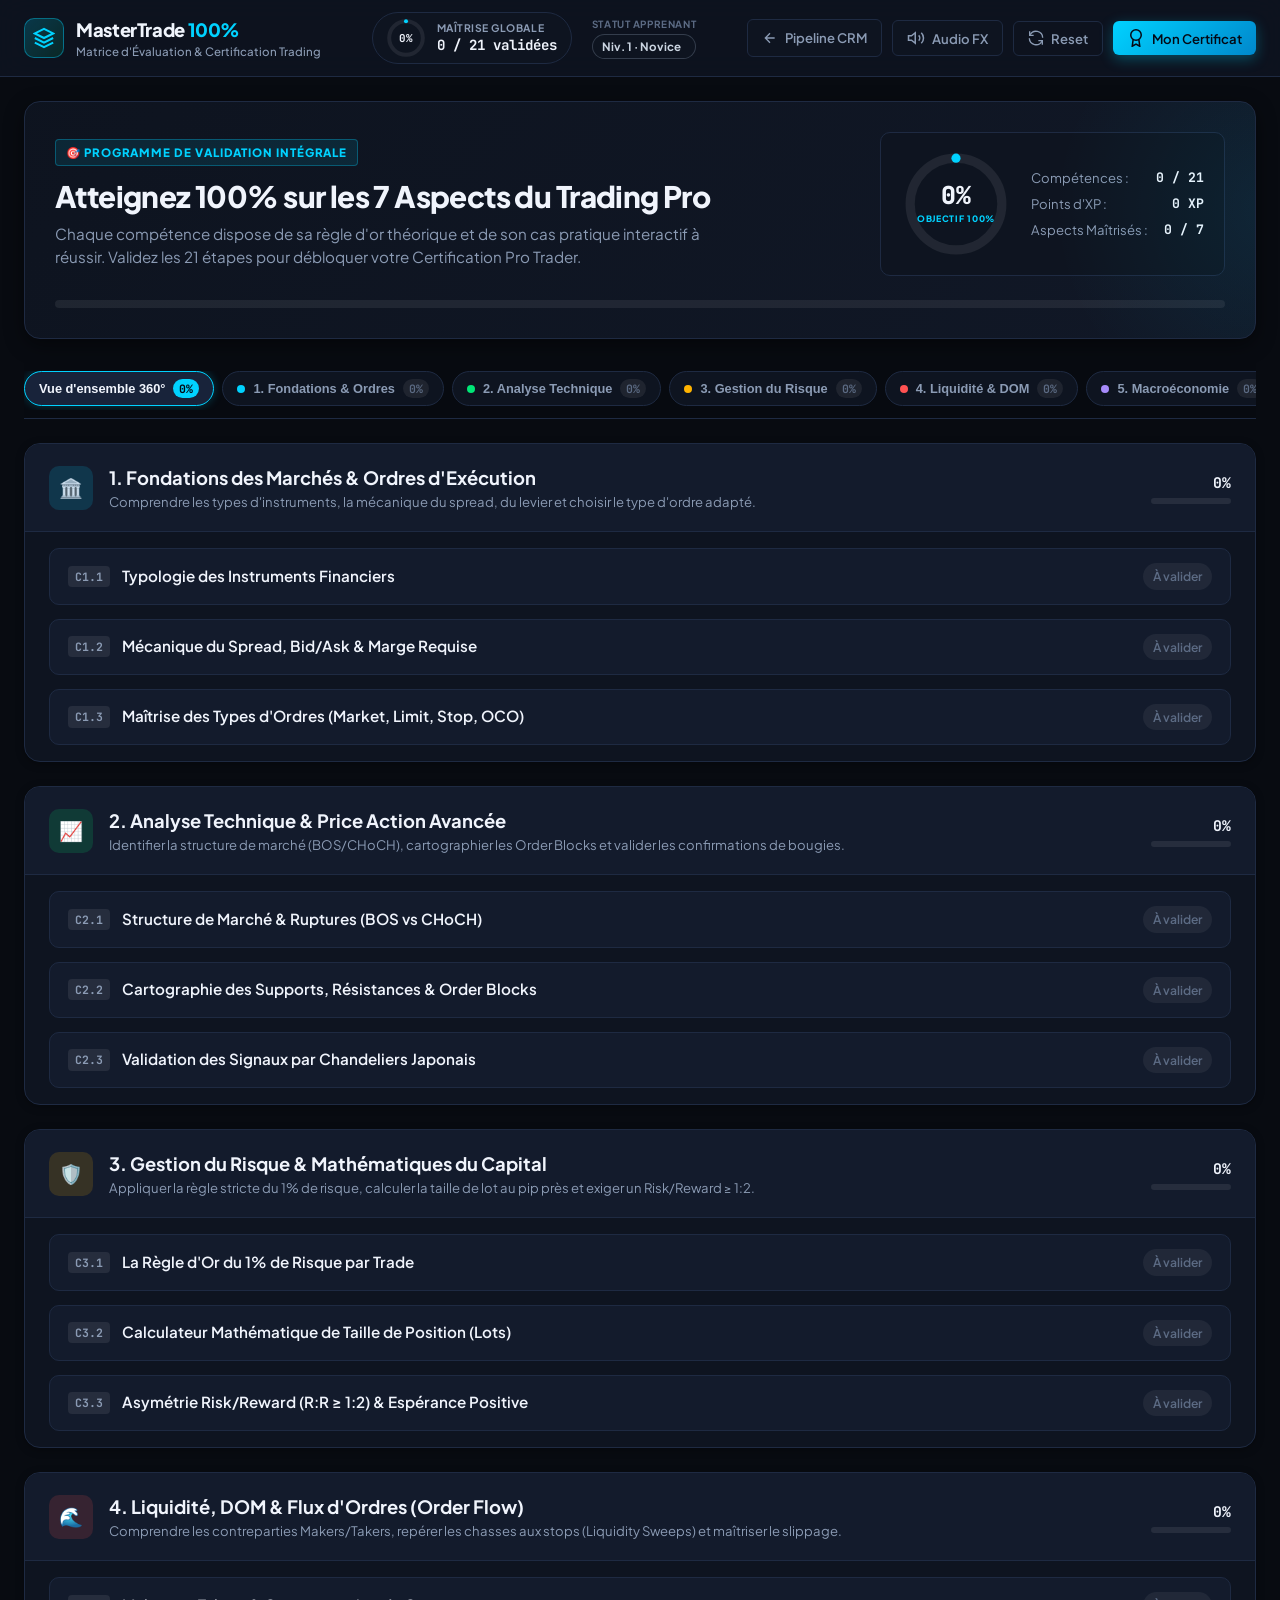
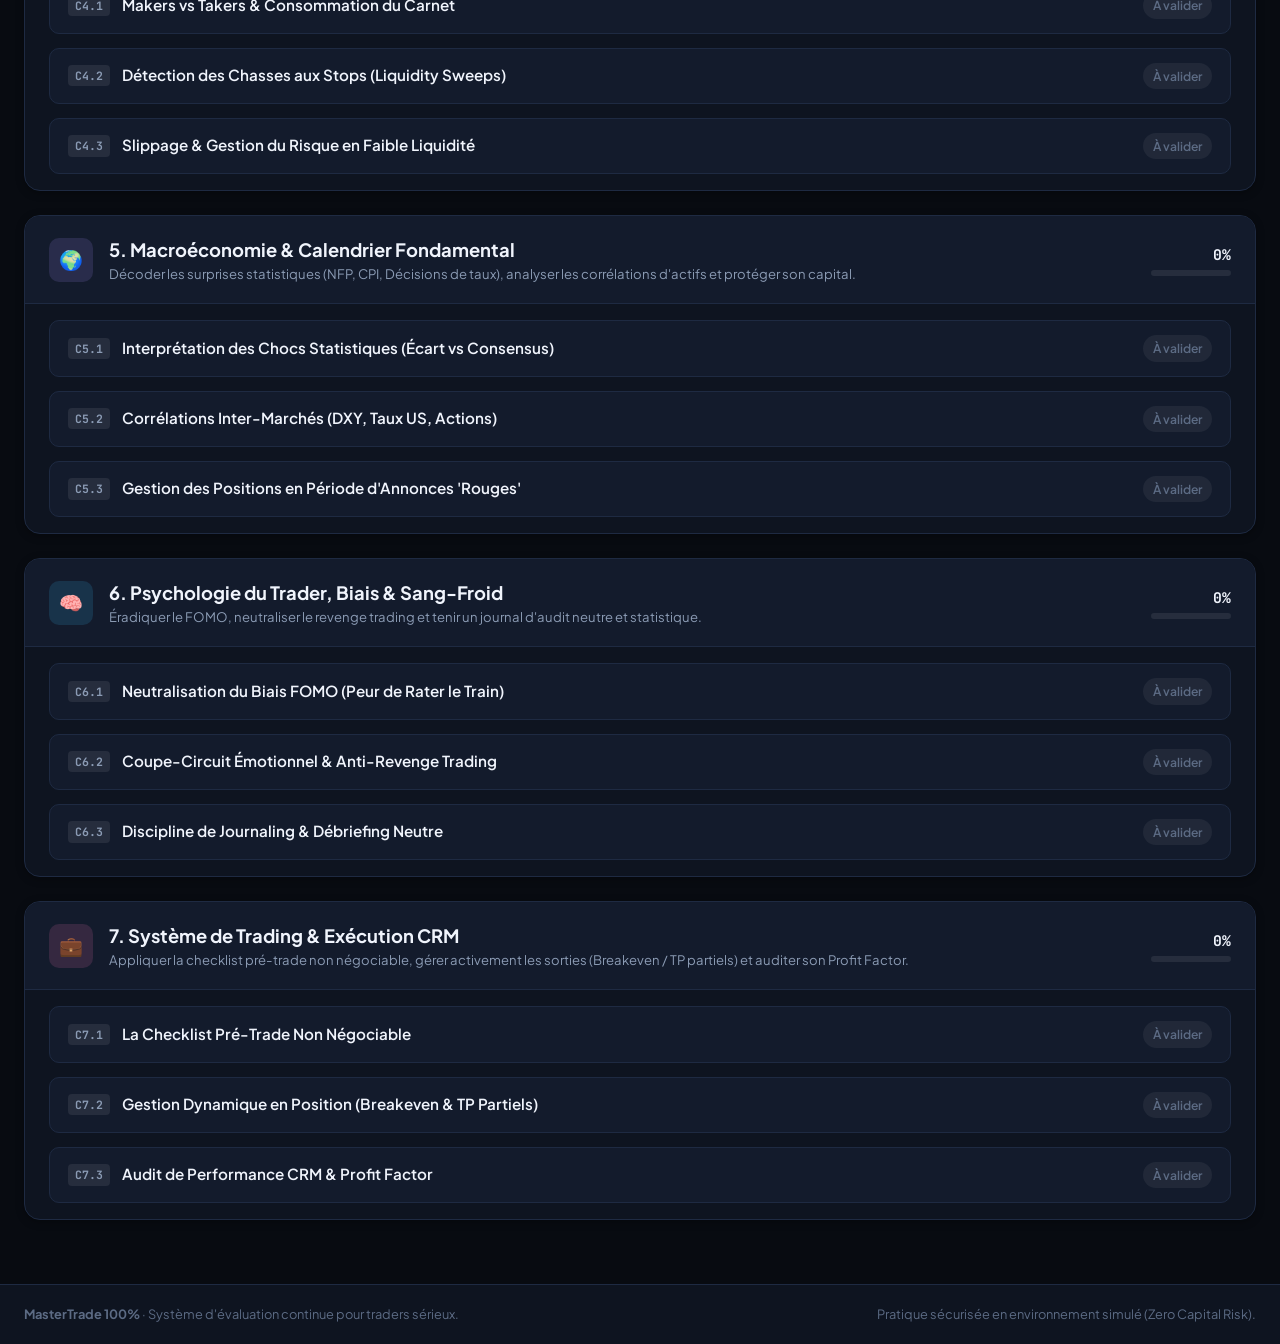
<file: competences.html>
<!DOCTYPE html>
<html lang="fr">
<head>
  <meta charset="UTF-8">
  <meta name="viewport" content="width=device-width, initial-scale=1.0">
  <title>MasterTrade 100% · Validation des Compétences du Trading Pro</title>
  <link rel="preconnect" href="https://fonts.googleapis.com">
  <link rel="preconnect" href="https://fonts.gstatic.com" crossorigin>
  <link href="https://fonts.googleapis.com/css2?family=Plus+Jakarta+Sans:wght@400;500;600;700;800&family=JetBrains+Mono:wght@400;500;700&display=swap" rel="stylesheet">
  <link rel="stylesheet" href="competences.css">
</head>
<body>

  <!-- Confetti Canvas for 100% Celebration -->
  <canvas id="confetti-canvas"></canvas>

  <!-- Top Navigation Header -->
  <header class="app-header">
    <div class="header-left">
      <div class="app-brand">
        <div class="brand-badge">
          <svg viewBox="0 0 24 24" width="22" height="22" fill="none" stroke="currentColor" stroke-width="2.2"><path d="M12 2L2 7l10 5 10-5-10-5zM2 17l10 5 10-5M2 12l10 5 10-5"></path></svg>
        </div>
        <div class="brand-text">
          <span class="brand-name">MasterTrade <span class="text-accent">100%</span></span>
          <span class="brand-sub">Matrice d'Évaluation & Certification Trading</span>
        </div>
      </div>
    </div>

    <!-- Center Quick Stats -->
    <div class="header-center">
      <div class="mastery-summary-pill">
        <div class="gauge-compact">
          <svg viewBox="0 0 36 36" class="circular-chart">
            <path class="circle-bg" d="M18 2.0845 a 15.9155 15.9155 0 0 1 0 31.831 a 15.9155 15.9155 0 0 1 0 -31.831" />
            <path id="header-circle-fill" class="circle" stroke-dasharray="0, 100" d="M18 2.0845 a 15.9155 15.9155 0 0 1 0 31.831 a 15.9155 15.9155 0 0 1 0 -31.831" />
          </svg>
          <span id="header-percent-text" class="gauge-percent">0%</span>
        </div>
        <div class="mastery-pill-info">
          <span class="pill-label">MAÎTRISE GLOBALE</span>
          <strong id="header-competencies-text">0 / 21 validées</strong>
        </div>
      </div>

      <div class="rank-badge-box">
        <span class="rank-title">STATUT APPRENANT</span>
        <span id="current-rank-label" class="rank-tag rank-novice">Niv. 1 · Novice</span>
      </div>
    </div>

    <div class="header-right">
      <a href="index.html" class="btn-icon" style="text-decoration:none;" title="Retour au CRM">
        <svg viewBox="0 0 24 24" width="16" height="16" fill="none" stroke="currentColor" stroke-width="2"><path d="M19 12H5M12 19l-7-7 7-7"/></svg>
        <span>Pipeline CRM</span>
      </a>

      <button id="btn-sound-toggle" class="btn-icon" title="Activer / Désactiver le son">
        <svg viewBox="0 0 24 24" width="18" height="18" fill="none" stroke="currentColor" stroke-width="2"><polygon points="11 5 6 9 2 9 2 15 6 15 11 19 11 5"></polygon><path d="M19.07 4.93a10 10 0 0 1 0 14.14M15.54 8.46a5 5 0 0 1 0 7.07"></path></svg>
        <span id="sound-label">Audio FX</span>
      </button>

      <button id="btn-reset-progress" class="btn-ghost" title="Réinitialiser la progression">
        <svg viewBox="0 0 24 24" width="16" height="16" fill="none" stroke="currentColor" stroke-width="2"><path d="M2.5 2v6h6M21.5 22v-6h-6"></path><path d="M22 11.5A10 10 0 0 0 3.2 7.2M2 12.5a10 10 0 0 0 18.8 4.3"></path></svg>
        <span>Reset</span>
      </button>

      <button id="btn-view-certificate" class="btn-primary">
        <svg viewBox="0 0 24 24" width="18" height="18" fill="none" stroke="currentColor" stroke-width="2"><circle cx="12" cy="8" r="7"></circle><polyline points="8.21 13.89 7 23 12 20 17 23 15.79 13.88"></polyline></svg>
        <span>Mon Certificat</span>
      </button>
    </div>
  </header>

  <!-- Main App Layout -->
  <div class="layout-container">
    
    <!-- Hero / Progress Banner -->
    <section class="hero-banner">
      <div class="hero-content">
        <div class="hero-left">
          <span class="hero-kicker">🎯 PROGRAMME DE VALIDATION INTÉGRALE</span>
          <h1 class="hero-title">Atteignez 100% sur les 7 Aspects du Trading Pro</h1>
          <p class="hero-desc">Chaque compétence dispose de sa règle d'or théorique et de son cas pratique interactif à réussir. Validez les 21 étapes pour débloquer votre Certification Pro Trader.</p>
        </div>

        <div class="hero-gauge-card">
          <div class="gauge-large-container">
            <svg viewBox="0 0 120 120" class="gauge-large-svg">
              <circle class="gauge-bg" cx="60" cy="60" r="50" />
              <circle id="gauge-fill-lg" class="gauge-fill" cx="60" cy="60" r="50" stroke-dasharray="0 314.16" />
            </svg>
            <div class="gauge-large-text">
              <span id="gauge-large-percent">0%</span>
              <small>OBJECTIF 100%</small>
            </div>
          </div>
          <div class="gauge-meta">
            <div class="meta-row">
              <span>Compétences :</span>
              <strong id="meta-completed-count">0 / 21</strong>
            </div>
            <div class="meta-row">
              <span>Points d'XP :</span>
              <strong id="meta-xp-total">0 XP</strong>
            </div>
            <div class="meta-row">
              <span>Aspects Maîtrisés :</span>
              <strong id="meta-aspects-mastered">0 / 7</strong>
            </div>
          </div>
        </div>
      </div>

      <!-- Linear Global Progress Bar -->
      <div class="global-progress-track">
        <div class="global-progress-bar" id="global-progress-bar" style="width: 0%;"></div>
      </div>
    </section>

    <!-- Aspects Navigation Filters (Sticky Bar) -->
    <nav class="aspects-filter-bar">
      <div class="filter-scroll">
        <button class="filter-btn active" data-filter="all">
          <span>Vue d'ensemble 360°</span>
          <span class="filter-badge" id="badge-all">0%</span>
        </button>
        <button class="filter-btn" data-filter="pillar-1">
          <span class="dot-pillar dot-p1"></span>
          <span>1. Fondations & Ordres</span>
          <span class="filter-badge" id="badge-p1">0%</span>
        </button>
        <button class="filter-btn" data-filter="pillar-2">
          <span class="dot-pillar dot-p2"></span>
          <span>2. Analyse Technique</span>
          <span class="filter-badge" id="badge-p2">0%</span>
        </button>
        <button class="filter-btn" data-filter="pillar-3">
          <span class="dot-pillar dot-p3"></span>
          <span>3. Gestion du Risque</span>
          <span class="filter-badge" id="badge-p3">0%</span>
        </button>
        <button class="filter-btn" data-filter="pillar-4">
          <span class="dot-pillar dot-p4"></span>
          <span>4. Liquidité & DOM</span>
          <span class="filter-badge" id="badge-p4">0%</span>
        </button>
        <button class="filter-btn" data-filter="pillar-5">
          <span class="dot-pillar dot-p5"></span>
          <span>5. Macroéconomie</span>
          <span class="filter-badge" id="badge-p5">0%</span>
        </button>
        <button class="filter-btn" data-filter="pillar-6">
          <span class="dot-pillar dot-p6"></span>
          <span>6. Psychologie & Discipline</span>
          <span class="filter-badge" id="badge-p6">0%</span>
        </button>
        <button class="filter-btn" data-filter="pillar-7">
          <span class="dot-pillar dot-p7"></span>
          <span>7. Système & Exécution CRM</span>
          <span class="filter-badge" id="badge-p7">0%</span>
        </button>
      </div>
    </nav>

    <!-- 7 PILLARS LIST CONTAINER -->
    <main class="pillars-container" id="pillars-container">
      <!-- Dynamic content generated by JavaScript -->
    </main>

    <!-- CERTIFICATION MODAL / SECTION -->
    <section id="certificate-modal" class="certificate-modal-overlay">
      <div class="certificate-modal-content">
        <div class="modal-header">
          <div class="modal-title-box">
            <svg viewBox="0 0 24 24" width="24" height="24" fill="none" stroke="currentColor" stroke-width="2"><circle cx="12" cy="8" r="7"></circle><polyline points="8.21 13.89 7 23 12 20 17 23 15.79 13.88"></polyline></svg>
            <h2>Attestation Officielle de Compétence 100%</h2>
          </div>
          <button id="btn-close-cert" class="btn-icon">✕</button>
        </div>

        <div class="certificate-preview-card" id="printable-certificate">
          <div class="cert-watermark">MASTERTRADE</div>
          <div class="cert-border-inner">
            <div class="cert-header">
              <div class="cert-crest">
                <svg viewBox="0 0 24 24" width="36" height="36" fill="none" stroke="#00d2ff" stroke-width="2.2"><polygon points="12 2 15.09 8.26 22 9.27 17 14.14 18.18 21.02 12 17.77 5.82 21.02 7 14.14 2 9.27 8.91 8.26 12 2"></polygon></svg>
              </div>
              <div class="cert-titles">
                <h3>CERTIFICAT D'APTITUDE TECHNIQUE & OPÉRATIONNELLE</h3>
                <p>ACADÉMIE PROFESSIONNELLE DE TRADING & GESTION DU RISQUE</p>
              </div>
              <div class="cert-seal-badge">
                <span>VALIDATION</span>
                <strong>100%</strong>
              </div>
            </div>

            <div class="cert-body">
              <p class="cert-statement">Il est certifié par la présente que l'opérateur financier :</p>
              <div class="student-name-input-wrapper">
                <input type="text" id="cert-student-name" class="cert-name-input" value="Adam M." placeholder="Entrez votre nom et prénom">
              </div>
              <p class="cert-desc">a validé avec succès l'intégralité des <strong>21 compétences critiques réparties sur les 7 aspects fondamentaux</strong> du trading institutionnel et de la gestion de capitaux sur les marchés financiers internationaux.</p>
            </div>

            <!-- Pillars Seals Grid -->
            <div class="cert-pillars-grid">
              <div class="cert-pillar-tag">✓ 1. Fondations & Ordres (100%)</div>
              <div class="cert-pillar-tag">✓ 2. Analyse Technique (100%)</div>
              <div class="cert-pillar-tag">✓ 3. Gestion du Risque (100%)</div>
              <div class="cert-pillar-tag">✓ 4. Liquidité & DOM (100%)</div>
              <div class="cert-pillar-tag">✓ 5. Macroéconomie (100%)</div>
              <div class="cert-pillar-tag">✓ 6. Psychologie & Biais (100%)</div>
              <div class="cert-pillar-tag">✓ 7. Système CRM (100%)</div>
            </div>

            <div class="cert-footer">
              <div class="cert-meta-item">
                <span class="meta-label">Date d'accréditation</span>
                <strong id="cert-issue-date">22 Novembre 2026</strong>
              </div>
              <div class="cert-meta-item">
                <span class="meta-label">Identifiant d'authentification</span>
                <strong id="cert-auth-id" class="text-mono">TRD-100-8849-ADAM</strong>
              </div>
              <div class="cert-signature-box">
                <div class="signature-line"></div>
                <span>Le Comité d'Audit CRM</span>
              </div>
            </div>
          </div>
        </div>

        <div class="modal-actions">
          <div class="cert-status-info" id="cert-modal-status-msg">
            Complétez les 21 compétences pour déverrouiller le sceau doré officiel !
          </div>
          <div class="action-buttons">
            <button id="btn-print-certificate" class="btn-primary" disabled>
              <svg viewBox="0 0 24 24" width="18" height="18" fill="none" stroke="currentColor" stroke-width="2"><polyline points="6 9 6 2 18 2 18 9"></polyline><path d="M6 18H4a2 2 0 0 1-2-2v-5a2 2 0 0 1 2-2h16a2 2 0 0 1 2 2v5a2 2 0 0 1-2 2h-2"></path><rect x="6" y="14" width="12" height="8"></rect></svg>
              <span>Imprimer mon Diplôme (PDF)</span>
            </button>
          </div>
        </div>
      </div>
    </section>

  </div>

  <footer class="app-footer">
    <div class="footer-inner">
      <div class="footer-left">
        <strong>MasterTrade 100%</strong> · Système d'évaluation continue pour traders sérieux.
      </div>
      <div class="footer-right">
        <span>Pratique sécurisée en environnement simulé (Zero Capital Risk).</span>
      </div>
    </div>
  </footer>

  <script src="competences.js"></script>
</body>
</html>
</file>
<file: styles.css>
/* ==========================================================================
   TradeFlow CRM · Académie Pro Trader
   Design System & CRM Theme
   ========================================================================== */

:root {
  --bg-app: #080c14;
  --bg-sidebar: #0d131f;
  --bg-header: #0f172a;
  --bg-card: #131b2e;
  --bg-card-hover: #18223a;
  --bg-input: #0b1120;
  
  --border-subtle: #1e293b;
  --border-focus: #3b82f6;
  
  --primary: #3b82f6;
  --primary-hover: #2563eb;
  --primary-subtle: rgba(59, 130, 246, 0.12);
  
  --success: #10b981;
  --success-hover: #059669;
  --success-subtle: rgba(16, 185, 129, 0.12);
  
  --danger: #ef4444;
  --danger-hover: #dc2626;
  --danger-subtle: rgba(239, 68, 68, 0.12);
  
  --warning: #f59e0b;
  --warning-subtle: rgba(245, 158, 11, 0.12);
  
  --purple: #8b5cf6;
  --purple-subtle: rgba(139, 92, 246, 0.12);
  
  --text-main: #f8fafc;
  --text-muted: #94a3b8;
  --text-dim: #64748b;
  
  --font-sans: 'Plus Jakarta Sans', system-ui, -apple-system, sans-serif;
  --font-mono: 'JetBrains Mono', monospace;
  
  --radius-sm: 6px;
  --radius-md: 10px;
  --radius-lg: 14px;
  --radius-xl: 18px;
  
  --shadow-sm: 0 1px 2px rgba(0, 0, 0, 0.4);
  --shadow-md: 0 4px 12px rgba(0, 0, 0, 0.5);
  --shadow-lg: 0 10px 25px rgba(0, 0, 0, 0.6);
}

* {
  box-sizing: border-box;
  margin: 0;
  padding: 0;
}

body {
  font-family: var(--font-sans);
  background-color: var(--bg-app);
  color: var(--text-main);
  line-height: 1.5;
  -webkit-font-smoothing: antialiased;
  min-height: 100vh;
  display: flex;
  flex-direction: column;
  overflow-x: hidden;
}

/* ==========================================================================
   Header & Navigation Bar
   ========================================================================== */

.app-header {
  height: 64px;
  background-color: var(--bg-header);
  border-bottom: 1px solid var(--border-subtle);
  display: flex;
  align-items: center;
  justify-content: space-between;
  padding: 0 24px;
  position: sticky;
  top: 0;
  z-index: 50;
}

.header-left {
  display: flex;
  align-items: center;
  gap: 20px;
}

.app-logo {
  display: flex;
  align-items: center;
  gap: 12px;
}

.logo-icon {
  width: 36px;
  height: 36px;
  background: linear-gradient(135deg, #1d4ed8, #3b82f6);
  border-radius: var(--radius-md);
  display: flex;
  align-items: center;
  justify-content: center;
  color: #fff;
  box-shadow: 0 0 15px rgba(59, 130, 246, 0.4);
}

.logo-text {
  display: flex;
  flex-direction: column;
}

.logo-brand {
  font-size: 1.15rem;
  font-weight: 800;
  letter-spacing: -0.02em;
  color: var(--text-main);
  display: flex;
  align-items: center;
  gap: 6px;
}

.logo-badge {
  font-size: 0.65rem;
  font-weight: 700;
  background-color: var(--primary);
  color: #fff;
  padding: 2px 6px;
  border-radius: 4px;
  letter-spacing: 0.05em;
}

.logo-subtitle {
  font-size: 0.72rem;
  color: var(--text-muted);
}

.header-kpis {
  display: flex;
  align-items: center;
  gap: 16px;
}

.kpi-pill {
  background: var(--bg-card);
  border: 1px solid var(--border-subtle);
  border-radius: var(--radius-md);
  padding: 6px 14px;
  display: flex;
  flex-direction: column;
  align-items: flex-start;
  min-width: 120px;
}

.kpi-label {
  font-size: 0.68rem;
  text-transform: uppercase;
  color: var(--text-muted);
  font-weight: 600;
  letter-spacing: 0.04em;
}

.kpi-val {
  font-family: var(--font-mono);
  font-size: 0.95rem;
  font-weight: 700;
}

.xp-bar-container {
  display: flex;
  flex-direction: column;
  gap: 4px;
  width: 130px;
}

.xp-bar-track {
  height: 8px;
  background-color: var(--bg-card);
  border: 1px solid var(--border-subtle);
  border-radius: 4px;
  overflow: hidden;
}

.xp-bar-fill {
  height: 100%;
  background: linear-gradient(90deg, #3b82f6, #60a5fa);
  transition: width 0.4s ease;
}

.xp-text {
  font-size: 0.7rem;
  font-family: var(--font-mono);
  color: var(--text-muted);
  text-align: right;
}

.header-actions {
  display: flex;
  align-items: center;
  gap: 12px;
}

/* ==========================================================================
   Layout Containers
   ========================================================================== */

.app-container {
  display: flex;
  flex: 1;
  min-height: calc(100vh - 64px);
}

.app-sidebar {
  width: 280px;
  background-color: var(--bg-sidebar);
  border-right: 1px solid var(--border-subtle);
  display: flex;
  flex-direction: column;
  padding: 20px 14px;
  flex-shrink: 0;
}

.app-main {
  flex: 1;
  padding: 28px 36px;
  overflow-y: auto;
  max-width: 1400px;
  margin: 0 auto;
  width: 100%;
}

.sidebar-section {
  margin-bottom: 24px;
}

.sidebar-title {
  font-size: 0.68rem;
  font-weight: 700;
  letter-spacing: 0.08em;
  color: var(--text-dim);
  padding: 0 12px 8px;
  text-transform: uppercase;
}

.sidebar-nav {
  display: flex;
  flex-direction: column;
  gap: 4px;
}

.nav-item {
  width: 100%;
  background: transparent;
  border: none;
  outline: none;
  color: var(--text-muted);
  font-family: var(--font-sans);
  font-size: 0.88rem;
  font-weight: 600;
  text-align: left;
  padding: 10px 12px;
  border-radius: var(--radius-md);
  cursor: pointer;
  display: flex;
  align-items: center;
  gap: 12px;
  transition: all 0.2s ease;
  position: relative;
}

.nav-item:hover {
  background-color: var(--bg-card);
  color: var(--text-main);
}

.nav-item.active {
  background-color: var(--primary-subtle);
  color: var(--primary);
  font-weight: 700;
}

.nav-item.active::before {
  content: '';
  position: absolute;
  left: 0;
  top: 8px;
  bottom: 8px;
  width: 3px;
  background-color: var(--primary);
  border-radius: 0 2px 2px 0;
}

.nav-item-content {
  display: flex;
  flex-direction: column;
  flex: 1;
}

.nav-label {
  font-size: 0.84rem;
}

.nav-sub {
  font-size: 0.7rem;
  color: var(--text-dim);
  font-weight: 400;
}

.nav-item.active .nav-sub {
  color: #93c5fd;
}

.mod-icon {
  width: 28px;
  height: 28px;
  border-radius: var(--radius-sm);
  display: flex;
  align-items: center;
  justify-content: center;
  flex-shrink: 0;
}

.mod-tech { background-color: rgba(59, 130, 246, 0.15); color: #60a5fa; }
.mod-risk { background-color: rgba(16, 185, 129, 0.15); color: #34d399; }
.mod-flow { background-color: rgba(139, 92, 246, 0.15); color: #a78bfa; }
.mod-macro { background-color: rgba(245, 158, 11, 0.15); color: #fbbf24; }
.mod-psy { background-color: rgba(239, 68, 68, 0.15); color: #f87171; }

.status-indicator {
  width: 8px;
  height: 8px;
  border-radius: 50%;
  background-color: var(--border-subtle);
  transition: background-color 0.3s;
}

.status-indicator.done {
  background-color: var(--success);
  box-shadow: 0 0 8px rgba(16, 185, 129, 0.8);
}

.nav-tag {
  font-size: 0.65rem;
  padding: 2px 6px;
  border-radius: 4px;
  font-weight: 700;
  margin-left: auto;
}

.tag-primary {
  background: var(--primary-subtle);
  color: var(--primary);
}

.nav-badge {
  background-color: var(--border-subtle);
  color: var(--text-main);
  font-family: var(--font-mono);
  font-size: 0.72rem;
  padding: 2px 8px;
  border-radius: 10px;
  margin-left: auto;
}

.sidebar-footer {
  margin-top: auto;
  padding-top: 16px;
}

.progress-box {
  background: var(--bg-card);
  border: 1px solid var(--border-subtle);
  border-radius: var(--radius-md);
  padding: 14px;
}

.progress-box-head {
  display: flex;
  justify-content: space-between;
  font-size: 0.78rem;
  margin-bottom: 8px;
}

.progress-bar-sm {
  height: 6px;
  background-color: var(--border-subtle);
  border-radius: 3px;
  overflow: hidden;
  margin-bottom: 6px;
}

.progress-bar-sm-fill {
  height: 100%;
  background: linear-gradient(90deg, #10b981, #3b82f6);
  transition: width 0.4s ease;
}

.progress-sub {
  font-size: 0.7rem;
  color: var(--text-muted);
}

/* ==========================================================================
   Page Headers & Sections
   ========================================================================== */

.content-tab {
  display: none;
  animation: fadeIn 0.25s ease-out;
}

.content-tab.active {
  display: block;
}

@keyframes fadeIn {
  from { opacity: 0; transform: translateY(6px); }
  to { opacity: 1; transform: translateY(0); }
}

.tab-header {
  display: flex;
  justify-content: space-between;
  align-items: flex-start;
  margin-bottom: 24px;
  gap: 20px;
}

.breadcrumb {
  font-size: 0.76rem;
  text-transform: uppercase;
  letter-spacing: 0.05em;
  color: var(--primary);
  font-weight: 700;
  margin-bottom: 6px;
}

.page-title {
  font-size: 1.65rem;
  font-weight: 800;
  letter-spacing: -0.02em;
  margin-bottom: 6px;
}

.page-desc {
  font-size: 0.92rem;
  color: var(--text-muted);
  max-width: 760px;
}

.mod-score-box {
  background: var(--bg-card);
  border: 1px solid var(--border-subtle);
  padding: 10px 18px;
  border-radius: var(--radius-md);
  text-align: right;
  flex-shrink: 0;
}

.mod-score-label {
  display: block;
  font-size: 0.7rem;
  color: var(--text-muted);
  text-transform: uppercase;
}

.mod-score-val {
  font-family: var(--font-mono);
  font-size: 1.15rem;
  color: var(--primary);
}

/* ==========================================================================
   Cards, Grids & Banners
   ========================================================================== */

.card {
  background-color: var(--bg-card);
  border: 1px solid var(--border-subtle);
  border-radius: var(--radius-lg);
  overflow: hidden;
  box-shadow: var(--shadow-sm);
}

.card-header {
  padding: 18px 22px;
  border-bottom: 1px solid var(--border-subtle);
  display: flex;
  justify-content: space-between;
  align-items: center;
}

.card-title {
  font-size: 1rem;
  font-weight: 700;
  display: flex;
  align-items: center;
  gap: 10px;
}

.card-body {
  padding: 22px;
}

.grid-2-col {
  display: grid;
  grid-template-columns: repeat(2, 1fr);
  gap: 24px;
}

.mt-2 { margin-top: 8px; }
.mt-3 { margin-top: 14px; }
.mt-4 { margin-top: 24px; }
.mb-2 { margin-bottom: 8px; }
.mb-3 { margin-bottom: 14px; }
.hidden { display: none !important; }

/* Dashboard Overview Banner */
.crm-concept-banner {
  background: linear-gradient(135deg, rgba(30, 41, 59, 0.7), rgba(15, 23, 42, 0.95));
  border: 1px solid #334155;
  margin-bottom: 28px;
  position: relative;
  overflow: hidden;
}

.crm-concept-banner::before {
  content: '';
  position: absolute;
  top: -50px;
  right: -50px;
  width: 250px;
  height: 250px;
  background: radial-gradient(circle, rgba(59, 130, 246, 0.15) 0%, transparent 70%);
  pointer-events: none;
}

.banner-body {
  padding: 28px;
}

.banner-pill {
  display: inline-block;
  background: var(--primary-subtle);
  color: var(--primary);
  font-size: 0.75rem;
  font-weight: 700;
  padding: 4px 12px;
  border-radius: 20px;
  margin-bottom: 12px;
}

.banner-title {
  font-size: 1.35rem;
  font-weight: 800;
  margin-bottom: 10px;
  letter-spacing: -0.01em;
}

.banner-text {
  font-size: 0.92rem;
  color: #cbd5e1;
  line-height: 1.6;
  max-width: 950px;
  margin-bottom: 24px;
}

.banner-steps-grid {
  display: grid;
  grid-template-columns: repeat(5, 1fr);
  gap: 16px;
}

.b-step {
  background: rgba(15, 23, 42, 0.6);
  border: 1px solid var(--border-subtle);
  border-radius: var(--radius-md);
  padding: 14px;
  display: flex;
  flex-direction: column;
  gap: 6px;
}

.b-num {
  width: 22px;
  height: 22px;
  border-radius: 50%;
  background: var(--primary);
  color: #fff;
  font-size: 0.75rem;
  font-weight: 800;
  display: flex;
  align-items: center;
  justify-content: center;
}

.b-step strong {
  font-size: 0.82rem;
  color: var(--text-main);
}

.b-step span {
  font-size: 0.72rem;
  color: var(--text-muted);
}

/* Stats Cards */
.stats-grid {
  display: grid;
  grid-template-columns: repeat(4, 1fr);
  gap: 18px;
  margin-bottom: 24px;
}

.stat-card {
  background: var(--bg-card);
  border: 1px solid var(--border-subtle);
  border-radius: var(--radius-md);
  padding: 18px;
  display: flex;
  align-items: flex-start;
  gap: 14px;
}

.stat-icon-wrap {
  width: 42px;
  height: 42px;
  border-radius: var(--radius-md);
  display: flex;
  align-items: center;
  justify-content: center;
  flex-shrink: 0;
}

.bg-blue-subtle { background: var(--primary-subtle); }
.bg-green-subtle { background: var(--success-subtle); }
.bg-purple-subtle { background: var(--purple-subtle); }
.bg-amber-subtle { background: var(--warning-subtle); }

.stat-meta {
  display: flex;
  flex-direction: column;
}

.stat-title {
  font-size: 0.74rem;
  color: var(--text-muted);
  font-weight: 600;
  margin-bottom: 4px;
}

.stat-value {
  font-family: var(--font-mono);
  font-size: 1.45rem;
  font-weight: 800;
}

.stat-sub {
  font-size: 0.72rem;
  margin-top: 2px;
  color: var(--text-dim);
}

/* Module Grid */
.section-title-wrap {
  margin-bottom: 16px;
}

.section-title {
  font-size: 1.15rem;
  font-weight: 800;
}

.section-desc {
  font-size: 0.82rem;
  color: var(--text-muted);
}

.module-cards-grid {
  display: grid;
  grid-template-columns: repeat(3, 1fr);
  gap: 20px;
}

.mod-card {
  background: var(--bg-card);
  border: 1px solid var(--border-subtle);
  border-radius: var(--radius-lg);
  padding: 22px;
  cursor: pointer;
  display: flex;
  flex-direction: column;
  transition: all 0.25s ease;
}

.mod-card:hover {
  transform: translateY(-4px);
  border-color: var(--primary);
  background: var(--bg-card-hover);
  box-shadow: var(--shadow-md);
}

.mod-card-highlight {
  border-color: #3b82f6;
  background: linear-gradient(180deg, #131b2e 0%, #15223c 100%);
}

.mod-card-header {
  display: flex;
  justify-content: space-between;
  align-items: center;
  margin-bottom: 12px;
}

.mod-badge {
  font-size: 0.72rem;
  font-weight: 700;
  padding: 4px 10px;
  border-radius: var(--radius-sm);
}

.badge-tech { background: rgba(59, 130, 246, 0.15); color: #60a5fa; }
.badge-risk { background: rgba(16, 185, 129, 0.15); color: #34d399; }
.badge-flow { background: rgba(139, 92, 246, 0.15); color: #a78bfa; }
.badge-macro { background: rgba(245, 158, 11, 0.15); color: #fbbf24; }
.badge-psy { background: rgba(239, 68, 68, 0.15); color: #f87171; }
.badge-pipeline { background: rgba(59, 130, 246, 0.2); color: #93c5fd; }

.badge-xp {
  font-family: var(--font-mono);
  font-size: 0.75rem;
  font-weight: 700;
  color: #fbbf24;
}

.mod-card-title {
  font-size: 1.05rem;
  font-weight: 700;
  margin-bottom: 8px;
}

.mod-card-desc {
  font-size: 0.82rem;
  color: var(--text-muted);
  line-height: 1.5;
  margin-bottom: 20px;
  flex: 1;
}

.mod-card-footer {
  display: flex;
  justify-content: space-between;
  align-items: center;
  border-top: 1px solid var(--border-subtle);
  padding-top: 14px;
}

.mod-exercise-tag {
  font-size: 0.72rem;
  color: #93c5fd;
  font-weight: 600;
}

/* ==========================================================================
   Buttons & Inputs
   ========================================================================== */

.btn {
  font-family: var(--font-sans);
  font-weight: 600;
  font-size: 0.85rem;
  border-radius: var(--radius-md);
  padding: 8px 16px;
  cursor: pointer;
  border: 1px solid transparent;
  display: inline-flex;
  align-items: center;
  justify-content: center;
  gap: 8px;
  transition: all 0.2s ease;
  outline: none;
}

.btn-sm { padding: 6px 12px; font-size: 0.78rem; }
.btn-xs { padding: 4px 8px; font-size: 0.72rem; }
.btn-lg { padding: 12px 24px; font-size: 0.95rem; }
.btn-block { width: 100%; }

.btn-primary {
  background-color: var(--primary);
  color: #fff;
}
.btn-primary:hover { background-color: var(--primary-hover); }

.btn-success {
  background-color: var(--success);
  color: #fff;
}
.btn-success:hover { background-color: var(--success-hover); }

.btn-danger {
  background-color: var(--danger);
  color: #fff;
}
.btn-danger:hover { background-color: var(--danger-hover); }

.btn-outline {
  background-color: transparent;
  border-color: var(--border-subtle);
  color: var(--text-main);
}
.btn-outline:hover {
  background-color: var(--bg-card-hover);
  border-color: var(--text-muted);
}

.btn-ghost {
  background-color: transparent;
  color: var(--text-muted);
}
.btn-ghost:hover {
  background-color: var(--bg-card);
  color: var(--text-main);
}

.btn-group-toggle {
  display: flex;
  background-color: var(--bg-input);
  border: 1px solid var(--border-subtle);
  border-radius: var(--radius-md);
  padding: 2px;
}

.btn-group-toggle .btn {
  border-radius: var(--radius-sm);
  border: none;
  background: transparent;
  color: var(--text-muted);
  flex: 1;
}

.btn-group-toggle .btn.active {
  background-color: var(--primary);
  color: #fff;
}

/* ==========================================================================
   Interactive Chart Engine (Module 1)
   ========================================================================== */

.chart-container {
  position: relative;
  background: #090e17;
  border: 1px solid var(--border-subtle);
  border-radius: var(--radius-md);
  overflow: hidden;
  height: 340px;
}

#canvas-technical {
  width: 100%;
  height: 100%;
  display: block;
}

.chart-overlay-info {
  position: absolute;
  top: 14px;
  left: 14px;
  display: flex;
  gap: 12px;
  align-items: center;
  background: rgba(13, 19, 31, 0.85);
  backdrop-filter: blur(6px);
  border: 1px solid var(--border-subtle);
  padding: 6px 14px;
  border-radius: var(--radius-sm);
  font-size: 0.78rem;
}

.overlay-badge {
  color: #60a5fa;
  font-weight: 700;
}

.overlay-metric {
  color: var(--text-muted);
}

.overlay-metric strong {
  color: var(--text-main);
  font-family: var(--font-mono);
}

.trade-decision-bar {
  display: grid;
  grid-template-columns: 180px 180px 180px 160px 1fr;
  gap: 16px;
  align-items: end;
  background: var(--bg-input);
  border: 1px solid var(--border-subtle);
  border-radius: var(--radius-md);
  padding: 16px;
  margin-top: 16px;
}

.decision-group {
  display: flex;
  flex-direction: column;
  gap: 6px;
}

.decision-group label {
  font-size: 0.72rem;
  font-weight: 600;
  text-transform: uppercase;
  color: var(--text-muted);
}

.input-with-unit {
  position: relative;
}

.input-with-unit input,
.calc-row input[type="number"],
.form-group input,
.form-group select {
  width: 100%;
  background: var(--bg-card);
  border: 1px solid var(--border-subtle);
  border-radius: var(--radius-sm);
  padding: 8px 12px;
  color: var(--text-main);
  font-family: var(--font-mono);
  font-size: 0.88rem;
  outline: none;
}

.input-with-unit input:focus,
.calc-row input[type="number"]:focus,
.form-group input:focus,
.form-group select:focus {
  border-color: var(--border-focus);
}

.input-with-unit span {
  position: absolute;
  right: 12px;
  top: 50%;
  transform: translateY(-50%);
  color: var(--text-dim);
  font-size: 0.8rem;
}

.rr-display {
  background: var(--bg-card);
  border: 1px solid var(--border-subtle);
  border-radius: var(--radius-sm);
  padding: 8px 12px;
  font-family: var(--font-mono);
  font-size: 0.95rem;
  font-weight: 700;
  color: #34d399;
  text-align: center;
}

.decision-cta {
  display: flex;
  align-items: flex-end;
}

.decision-cta .btn {
  width: 100%;
  height: 40px;
}

/* ==========================================================================
   Calculateur de Risque & Drawdown (Module 2)
   ========================================================================== */

.calc-row {
  display: flex;
  flex-direction: column;
  gap: 6px;
  margin-bottom: 16px;
}

.calc-label-wrap {
  display: flex;
  justify-content: space-between;
}

.calc-val-preview {
  font-family: var(--font-mono);
  font-weight: 700;
  color: var(--primary);
}

input[type="range"] {
  width: 100%;
  accent-color: var(--primary);
}

.range-labels {
  display: flex;
  justify-content: space-between;
  font-size: 0.68rem;
  color: var(--text-dim);
}

.calc-results-box {
  background: var(--bg-input);
  border: 1px solid var(--border-subtle);
  border-radius: var(--radius-md);
  padding: 16px;
  display: flex;
  flex-direction: column;
  gap: 10px;
  margin-top: 14px;
}

.res-item {
  display: flex;
  justify-content: space-between;
  align-items: center;
  font-size: 0.85rem;
}

.drawdown-grid {
  display: grid;
  grid-template-columns: 1fr 300px;
  gap: 20px;
}

#canvas-equity {
  width: 100%;
  height: 260px;
  background: #090e17;
  border: 1px solid var(--border-subtle);
  border-radius: var(--radius-md);
  display: block;
}

.drawdown-stats {
  display: flex;
  flex-direction: column;
  gap: 12px;
}

.comparison-card {
  border-radius: var(--radius-md);
  padding: 16px;
  border: 1px solid var(--border-subtle);
  background: var(--bg-input);
}

.comp-safe { border-left: 4px solid var(--success); }
.comp-danger { border-left: 4px solid var(--danger); }

.comp-title {
  font-size: 0.75rem;
  font-weight: 700;
  color: var(--text-muted);
  margin-bottom: 6px;
}

.comp-val {
  font-family: var(--font-mono);
  font-size: 1.25rem;
  font-weight: 800;
}

.comp-sub {
  font-family: var(--font-mono);
  font-size: 0.8rem;
  margin-top: 4px;
}

/* ==========================================================================
   Carnet d'Ordres DOM Simulator (Module 3)
   ========================================================================== */

.dom-simulator-layout {
  display: grid;
  grid-template-columns: 1fr 340px;
  gap: 24px;
}

.dom-ladder-wrapper {
  background: #090e17;
  border: 1px solid var(--border-subtle);
  border-radius: var(--radius-md);
  overflow: hidden;
}

.dom-ladder-header {
  display: grid;
  grid-template-columns: 1fr 140px 1fr;
  padding: 10px 16px;
  background: var(--bg-card);
  border-bottom: 1px solid var(--border-subtle);
  font-size: 0.72rem;
  font-weight: 700;
  text-transform: uppercase;
  color: var(--text-muted);
  text-align: center;
}

.dom-ladder-body {
  display: flex;
  flex-direction: column;
}

.dom-row {
  display: grid;
  grid-template-columns: 1fr 140px 1fr;
  height: 28px;
  align-items: center;
  font-family: var(--font-mono);
  font-size: 0.8rem;
  border-bottom: 1px solid #131b2a;
  position: relative;
}

.dom-ask-vol {
  text-align: right;
  padding-right: 14px;
  color: #f87171;
  position: relative;
  z-index: 2;
}

.dom-ask-bar {
  position: absolute;
  right: 0;
  top: 0;
  bottom: 0;
  background: rgba(239, 68, 68, 0.18);
  z-index: 1;
  transition: width 0.3s;
}

.dom-price {
  text-align: center;
  font-weight: 700;
  background: #0f1624;
  color: var(--text-main);
  height: 100%;
  display: flex;
  align-items: center;
  justify-content: center;
  border-left: 1px solid #1e293b;
  border-right: 1px solid #1e293b;
}

.dom-price.spread-row {
  background: #1e293b;
  color: #fbbf24;
  font-size: 0.72rem;
}

.dom-bid-vol {
  text-align: left;
  padding-left: 14px;
  color: #34d399;
  position: relative;
  z-index: 2;
}

.dom-bid-bar {
  position: absolute;
  left: 0;
  top: 0;
  bottom: 0;
  background: rgba(16, 185, 129, 0.18);
  z-index: 1;
  transition: width 0.3s;
}

.dom-control-panel {
  background: var(--bg-input);
  border: 1px solid var(--border-subtle);
  border-radius: var(--radius-md);
  padding: 20px;
}

/* ==========================================================================
   Macro Intelligence Flash Chrono (Module 4)
   ========================================================================== */

.macro-sim-container {
  background: #090e17;
  border: 1px solid var(--border-subtle);
  border-radius: var(--radius-md);
  padding: 24px;
}

.macro-timer-box {
  display: flex;
  justify-content: flex-end;
  align-items: center;
  gap: 10px;
  font-size: 0.85rem;
  margin-bottom: 16px;
}

.news-flash-card {
  background: var(--bg-card);
  border: 1px solid var(--border-subtle);
  border-radius: var(--radius-md);
  padding: 20px;
  margin-bottom: 20px;
}

.news-flash-tag {
  display: inline-block;
  font-size: 0.68rem;
  font-weight: 800;
  color: #ef4444;
  background: rgba(239, 68, 68, 0.15);
  padding: 2px 8px;
  border-radius: 4px;
  letter-spacing: 0.05em;
  margin-bottom: 8px;
}

.news-headline {
  font-size: 1.15rem;
  font-weight: 800;
  margin-bottom: 16px;
}

.news-data-grid {
  display: grid;
  grid-template-columns: repeat(3, 1fr);
  gap: 14px;
}

.data-block {
  background: var(--bg-input);
  border: 1px solid var(--border-subtle);
  border-radius: var(--radius-sm);
  padding: 12px;
  display: flex;
  flex-direction: column;
}

.data-block.highlight-data {
  border-color: #3b82f6;
  background: rgba(59, 130, 246, 0.08);
}

.d-label {
  font-size: 0.68rem;
  color: var(--text-muted);
  margin-bottom: 4px;
}

.d-val {
  font-family: var(--font-mono);
  font-size: 1.3rem;
  font-weight: 800;
}

.macro-decision-actions {
  display: grid;
  grid-template-columns: repeat(2, 1fr);
  gap: 16px;
}

/* ==========================================================================
   Psychologie & Biais Simulator (Module 5)
   ========================================================================== */

.emotional-gauge-wrap {
  background: var(--bg-input);
  border: 1px solid var(--border-subtle);
  border-radius: var(--radius-md);
  padding: 16px;
}

.gauge-head {
  display: flex;
  justify-content: space-between;
  font-size: 0.85rem;
  margin-bottom: 8px;
}

.gauge-track {
  height: 12px;
  background-color: #1e293b;
  border-radius: 6px;
  overflow: hidden;
  margin-bottom: 10px;
}

.gauge-fill {
  height: 100%;
  background: linear-gradient(90deg, #ef4444 0%, #f59e0b 50%, #10b981 100%);
  transition: width 0.4s ease;
}

.gauge-status-text {
  font-size: 0.75rem;
  color: var(--text-muted);
}

.quote-box {
  background: rgba(59, 130, 246, 0.08);
  border-left: 3px solid var(--primary);
  padding: 14px;
  border-radius: 0 var(--radius-sm) var(--radius-sm) 0;
  font-size: 0.82rem;
}

.quote-author {
  display: block;
  font-size: 0.75rem;
  color: var(--primary);
  font-weight: 700;
  margin-top: 6px;
}

.scenario-box {
  background: var(--bg-input);
  border: 1px solid var(--border-subtle);
  border-radius: var(--radius-md);
  padding: 24px;
}

.scenario-step-indicator {
  font-size: 0.72rem;
  color: var(--primary);
  font-weight: 700;
  text-transform: uppercase;
  margin-bottom: 6px;
}

.scenario-title {
  font-size: 1.2rem;
  font-weight: 800;
  margin-bottom: 10px;
}

.scenario-desc {
  font-size: 0.9rem;
  color: var(--text-muted);
  line-height: 1.6;
  margin-bottom: 20px;
}

.scenario-choices {
  display: flex;
  flex-direction: column;
  gap: 12px;
}

.choice-btn {
  background: var(--bg-card);
  border: 1px solid var(--border-subtle);
  border-radius: var(--radius-md);
  padding: 14px 18px;
  color: var(--text-main);
  text-align: left;
  font-size: 0.88rem;
  cursor: pointer;
  transition: all 0.2s ease;
}

.choice-btn:hover {
  border-color: var(--primary);
  background: var(--bg-card-hover);
  transform: translateX(4px);
}

/* ==========================================================================
   Kanban Board (Module 6 Pipeline)
   ========================================================================== */

.kanban-board {
  display: grid;
  grid-template-columns: repeat(5, 1fr);
  gap: 16px;
  min-height: 520px;
  align-items: start;
}

.kanban-column {
  background: var(--bg-card);
  border: 1px solid var(--border-subtle);
  border-radius: var(--radius-lg);
  display: flex;
  flex-direction: column;
  min-height: 500px;
  overflow: hidden;
}

.column-header {
  padding: 14px 16px;
  border-bottom: 1px solid var(--border-subtle);
  display: flex;
  justify-content: space-between;
  align-items: center;
  background: #0f1729;
}

.col-title-wrap {
  display: flex;
  align-items: center;
  gap: 8px;
}

.col-dot {
  width: 8px;
  height: 8px;
  border-radius: 50%;
}

.col-name {
  font-size: 0.8rem;
  font-weight: 700;
  color: var(--text-main);
}

.col-count {
  font-family: var(--font-mono);
  font-size: 0.72rem;
  background: var(--border-subtle);
  padding: 2px 7px;
  border-radius: 10px;
  color: var(--text-muted);
}

.column-cards {
  padding: 12px;
  display: flex;
  flex-direction: column;
  gap: 12px;
  flex: 1;
}

.deal-card {
  background: #0b1120;
  border: 1px solid var(--border-subtle);
  border-radius: var(--radius-md);
  padding: 14px;
  cursor: grab;
  transition: all 0.2s ease;
  box-shadow: var(--shadow-sm);
}

.deal-card:hover {
  border-color: var(--primary);
  transform: translateY(-2px);
  box-shadow: var(--shadow-md);
}

.deal-head {
  display: flex;
  justify-content: space-between;
  align-items: center;
  margin-bottom: 8px;
}

.deal-asset {
  font-weight: 800;
  font-size: 0.95rem;
  font-family: var(--font-mono);
}

.deal-dir {
  font-size: 0.68rem;
  font-weight: 700;
  padding: 2px 6px;
  border-radius: 4px;
}

.dir-long { background: rgba(16, 185, 129, 0.15); color: #34d399; }
.dir-short { background: rgba(239, 68, 68, 0.15); color: #f87171; }

.deal-setup {
  font-size: 0.78rem;
  color: var(--text-muted);
  margin-bottom: 10px;
}

.deal-metrics {
  display: flex;
  justify-content: space-between;
  font-size: 0.72rem;
  font-family: var(--font-mono);
  background: #060a12;
  padding: 6px 10px;
  border-radius: var(--radius-sm);
  margin-bottom: 10px;
}

.deal-actions {
  display: flex;
  justify-content: space-between;
  align-items: center;
  border-top: 1px solid #1e293b;
  padding-top: 8px;
}

.deal-action-btn {
  background: transparent;
  border: none;
  color: var(--text-dim);
  font-size: 0.72rem;
  cursor: pointer;
  padding: 2px 6px;
  border-radius: 4px;
}

.deal-action-btn:hover {
  background: var(--border-subtle);
  color: var(--text-main);
}

/* ==========================================================================
   Certificat & Bilan (Module 7)
   ========================================================================== */

.cert-frame {
  background: linear-gradient(135deg, #0d1526, #090e18);
  border: 2px solid #2d3748;
  padding: 30px;
  border-radius: var(--radius-lg);
  box-shadow: 0 0 30px rgba(0, 0, 0, 0.7);
  position: relative;
}

.cert-inner {
  border: 1px solid rgba(255, 255, 255, 0.1);
  padding: 36px 28px;
  border-radius: var(--radius-md);
  text-align: center;
}

.cert-seal {
  width: 64px;
  height: 64px;
  border-radius: 50%;
  background: linear-gradient(135deg, #f59e0b, #d97706);
  color: #fff;
  display: flex;
  align-items: center;
  justify-content: center;
  margin: 0 auto 16px;
  box-shadow: 0 0 20px rgba(245, 158, 11, 0.5);
}

.cert-title {
  font-size: 1.25rem;
  font-weight: 800;
  letter-spacing: 0.05em;
  margin-bottom: 6px;
  color: #f8fafc;
}

.cert-sub {
  font-size: 0.78rem;
  color: var(--text-muted);
  text-transform: uppercase;
  letter-spacing: 0.1em;
  margin-bottom: 24px;
}

.cert-name {
  font-size: 1.5rem;
  font-weight: 800;
  color: #60a5fa;
  border-bottom: 1px solid #334155;
  display: inline-block;
  padding: 0 30px 8px;
  margin-bottom: 18px;
  letter-spacing: 0.02em;
}

.cert-body {
  font-size: 0.85rem;
  color: var(--text-muted);
  line-height: 1.6;
  max-width: 500px;
  margin: 0 auto 28px;
}

.cert-metrics-row {
  display: flex;
  justify-content: space-around;
  border-top: 1px solid #1e293b;
  padding-top: 20px;
  font-size: 0.75rem;
  color: var(--text-muted);
}

.cert-metrics-row strong {
  display: block;
  font-family: var(--font-mono);
  font-size: 1rem;
  color: var(--text-main);
  margin-top: 2px;
}

.audit-item {
  display: flex;
  align-items: center;
  gap: 14px;
  padding: 12px;
  border-bottom: 1px solid var(--border-subtle);
}

.audit-status {
  width: 24px;
  height: 24px;
  border-radius: 50%;
  display: flex;
  align-items: center;
  justify-content: center;
  font-weight: 700;
  font-size: 0.85rem;
  background: var(--bg-input);
  color: var(--text-dim);
}

.audit-item.valid .audit-status {
  background: var(--success);
  color: #fff;
}

.audit-content {
  flex: 1;
  display: flex;
  flex-direction: column;
}

.audit-score {
  font-family: var(--font-mono);
  font-size: 0.8rem;
  font-weight: 700;
  color: var(--text-muted);
}

.audit-item.valid .audit-score {
  color: var(--success);
}

/* ==========================================================================
   Modals & Alerts
   ========================================================================== */

.modal-backdrop {
  position: fixed;
  inset: 0;
  background: rgba(0, 0, 0, 0.75);
  backdrop-filter: blur(4px);
  display: flex;
  align-items: center;
  justify-content: center;
  z-index: 100;
}

.modal-card {
  background: var(--bg-card);
  border: 1px solid var(--border-subtle);
  border-radius: var(--radius-lg);
  width: 100%;
  max-width: 600px;
  overflow: hidden;
  box-shadow: var(--shadow-lg);
  animation: modalIn 0.2s ease-out;
}

@keyframes modalIn {
  from { opacity: 0; transform: scale(0.95); }
  to { opacity: 1; transform: scale(1); }
}

.modal-header {
  padding: 18px 24px;
  border-bottom: 1px solid var(--border-subtle);
  display: flex;
  justify-content: space-between;
  align-items: center;
}

.modal-title {
  font-size: 1.1rem;
  font-weight: 800;
}

.modal-close {
  background: transparent;
  border: none;
  color: var(--text-muted);
  font-size: 1.5rem;
  cursor: pointer;
  line-height: 1;
}

.modal-body {
  padding: 24px;
}

.form-row {
  display: flex;
  gap: 16px;
  margin-bottom: 16px;
}

.form-group {
  display: flex;
  flex-direction: column;
  gap: 6px;
  margin-bottom: 16px;
}

.form-group label {
  font-size: 0.75rem;
  font-weight: 600;
  color: var(--text-muted);
}

.checkbox-group {
  display: flex;
  flex-direction: column;
  gap: 8px;
  background: var(--bg-input);
  padding: 12px;
  border-radius: var(--radius-sm);
  border: 1px solid var(--border-subtle);
}

.checkbox-group label {
  display: flex;
  align-items: center;
  gap: 8px;
  font-size: 0.8rem;
  color: var(--text-main);
  cursor: pointer;
}

.modal-footer {
  display: flex;
  justify-content: flex-end;
  gap: 12px;
  margin-top: 20px;
}

.alert-box {
  padding: 14px 18px;
  border-radius: var(--radius-md);
  font-size: 0.85rem;
  line-height: 1.5;
}

.alert-info {
  background: var(--primary-subtle);
  border: 1px solid rgba(59, 130, 246, 0.3);
  color: #93c5fd;
}

.alert-success {
  background: var(--success-subtle);
  border: 1px solid rgba(16, 185, 129, 0.3);
  color: #6ee7b7;
}

.alert-warning {
  background: var(--warning-subtle);
  border: 1px solid rgba(245, 158, 11, 0.3);
  color: #fcd34d;
}

.alert-danger {
  background: var(--danger-subtle);
  border: 1px solid rgba(239, 68, 68, 0.3);
  color: #fca5a5;
}

/* Quiz UI */
.quiz-options {
  display: flex;
  flex-direction: column;
  gap: 10px;
}

.quiz-btn {
  background: var(--bg-input);
  border: 1px solid var(--border-subtle);
  border-radius: var(--radius-md);
  padding: 12px 16px;
  text-align: left;
  color: var(--text-main);
  font-size: 0.85rem;
  cursor: pointer;
  transition: all 0.2s;
}

.quiz-btn:hover {
  background: var(--bg-card-hover);
  border-color: var(--primary);
}

.quiz-feedback {
  margin-top: 14px;
  padding: 12px;
  border-radius: var(--radius-sm);
  font-size: 0.82rem;
}

/* Utilities */
.text-primary { color: var(--primary); }
.text-success { color: var(--success); }
.text-danger { color: var(--danger); }
.text-amber { color: var(--warning); }
.text-purple { color: var(--purple); }
.text-sm { font-size: 0.85rem; }
.text-xs { font-size: 0.72rem; }
.font-bold { font-weight: 700; }
.flex-1 { flex: 1; }
.flex { display: flex; }
.flex-col { flex-direction: column; }
.gap-2 { gap: 8px; }
.border-t { border-top: 1px solid var(--border-subtle); }
.pt-3 { padding-top: 12px; }

/* Print Media Query */
@media print {
  .app-header, .app-sidebar, .tab-header button, .btn {
    display: none !important;
  }
  .app-container {
    min-height: auto;
  }
  .app-main {
    padding: 0;
  }
  .cert-frame {
    box-shadow: none;
    border: 2px solid #000;
  }
}
</file>
<file: competences.css>
/* ==========================================================================
   MasterTrade 100% · Design System & Stylesheet (Fintech Dark Theme)
   ========================================================================== */

:root {
  --bg-deep: #080b11;
  --bg-surface: #0e1420;
  --bg-card: #131b2c;
  --bg-card-hover: #18233a;
  --bg-card-active: #1c2944;
  
  --border-subtle: #1e2a42;
  --border-focus: #00d2ff;
  --border-success: #00e676;
  --border-warning: #ffb300;
  --border-danger: #ff5252;

  --text-main: #f0f4fc;
  --text-muted: #8b9bb4;
  --text-dim: #5c6b84;

  --color-accent: #00d2ff;
  --color-accent-glow: rgba(0, 210, 255, 0.25);
  --color-success: #00e676;
  --color-success-glow: rgba(0, 230, 118, 0.2);
  --color-warning: #ffb300;
  --color-danger: #ff5252;
  --color-purple: #a78bfa;

  --font-sans: 'Plus Jakarta Sans', -apple-system, BlinkMacSystemFont, 'Segoe UI', Roboto, sans-serif;
  --font-mono: 'JetBrains Mono', monospace;

  --radius-sm: 6px;
  --radius-md: 10px;
  --radius-lg: 16px;
  --radius-xl: 24px;

  --shadow-sm: 0 2px 8px rgba(0, 0, 0, 0.3);
  --shadow-md: 0 6px 20px rgba(0, 0, 0, 0.45);
  --shadow-lg: 0 12px 36px rgba(0, 0, 0, 0.6);
  --shadow-glow: 0 0 25px var(--color-accent-glow);
}

*, *::before, *::after {
  box-sizing: border-box;
  margin: 0;
  padding: 0;
}

body {
  background-color: var(--bg-deep);
  color: var(--text-main);
  font-family: var(--font-sans);
  line-height: 1.5;
  -webkit-font-smoothing: antialiased;
  min-height: 100vh;
  position: relative;
  overflow-x: hidden;
}

#confetti-canvas {
  position: fixed;
  top: 0;
  left: 0;
  width: 100vw;
  height: 100vh;
  pointer-events: none;
  z-index: 9999;
}

/* ==========================================================================
   HEADER
   ========================================================================== */
.app-header {
  position: sticky;
  top: 0;
  z-index: 100;
  background: rgba(14, 20, 32, 0.88);
  backdrop-filter: blur(14px);
  -webkit-backdrop-filter: blur(14px);
  border-bottom: 1px solid var(--border-subtle);
  padding: 12px 24px;
  display: flex;
  align-items: center;
  justify-content: space-between;
  gap: 16px;
}

.header-left {
  display: flex;
  align-items: center;
  gap: 16px;
}

.app-brand {
  display: flex;
  align-items: center;
  gap: 12px;
}

.brand-badge {
  width: 40px;
  height: 40px;
  border-radius: var(--radius-md);
  background: linear-gradient(135deg, rgba(0, 210, 255, 0.2), rgba(0, 230, 118, 0.1));
  border: 1px solid rgba(0, 210, 255, 0.4);
  display: flex;
  align-items: center;
  justify-content: center;
  color: var(--color-accent);
}

.brand-text {
  display: flex;
  flex-direction: column;
}

.brand-name {
  font-size: 1.15rem;
  font-weight: 800;
  letter-spacing: -0.02em;
}

.text-accent {
  color: var(--color-accent);
}

.brand-sub {
  font-size: 0.72rem;
  color: var(--text-muted);
  font-weight: 500;
}

/* Center Summary */
.header-center {
  display: flex;
  align-items: center;
  gap: 20px;
}

.mastery-summary-pill {
  display: flex;
  align-items: center;
  gap: 12px;
  background: var(--bg-surface);
  border: 1px solid var(--border-subtle);
  padding: 6px 14px;
  border-radius: 40px;
}

.gauge-compact {
  width: 38px;
  height: 38px;
  position: relative;
  display: flex;
  align-items: center;
  justify-content: center;
}

.circular-chart {
  display: block;
  margin: 0 auto;
  max-width: 100%;
  max-height: 100%;
}

.circle-bg {
  fill: none;
  stroke: rgba(255, 255, 255, 0.08);
  stroke-width: 3.8;
}

.circle {
  fill: none;
  stroke-width: 3.8;
  stroke-linecap: round;
  stroke: var(--color-accent);
  transition: stroke-dasharray 0.6s ease;
}

.gauge-percent {
  position: absolute;
  font-size: 0.68rem;
  font-family: var(--font-mono);
  font-weight: 700;
  color: var(--text-main);
}

.mastery-pill-info {
  display: flex;
  flex-direction: column;
}

.pill-label {
  font-size: 0.65rem;
  font-weight: 700;
  color: var(--text-muted);
  letter-spacing: 0.05em;
}

.mastery-pill-info strong {
  font-size: 0.88rem;
  font-family: var(--font-mono);
  color: var(--text-main);
}

.rank-badge-box {
  display: flex;
  flex-direction: column;
  gap: 2px;
}

.rank-title {
  font-size: 0.62rem;
  font-weight: 700;
  color: var(--text-dim);
  letter-spacing: 0.06em;
}

.rank-tag {
  font-size: 0.72rem;
  font-weight: 700;
  padding: 3px 9px;
  border-radius: 20px;
  border: 1px solid var(--border-subtle);
  background: var(--bg-surface);
  color: var(--text-muted);
}

.rank-novice { border-color: rgba(139, 155, 180, 0.3); color: #cbd5e1; }
.rank-junior { border-color: rgba(0, 210, 255, 0.4); color: var(--color-accent); }
.rank-advanced { border-color: rgba(167, 139, 250, 0.4); color: var(--color-purple); }
.rank-master { border-color: rgba(0, 230, 118, 0.5); color: var(--color-success); background: rgba(0, 230, 118, 0.1); }

/* Header Right Buttons */
.header-right {
  display: flex;
  align-items: center;
  gap: 10px;
}

.btn-icon, .btn-ghost, .btn-primary {
  display: inline-flex;
  align-items: center;
  justify-content: center;
  gap: 7px;
  font-family: var(--font-sans);
  font-weight: 600;
  cursor: pointer;
  transition: all 0.2s ease;
  border-radius: var(--radius-sm);
  padding: 8px 14px;
  font-size: 0.82rem;
}

.btn-icon {
  background: var(--bg-surface);
  border: 1px solid var(--border-subtle);
  color: var(--text-muted);
}

.btn-icon:hover {
  background: var(--bg-card);
  color: var(--text-main);
  border-color: var(--border-focus);
}

.btn-ghost {
  background: transparent;
  border: 1px solid var(--border-subtle);
  color: var(--text-muted);
}

.btn-ghost:hover {
  background: rgba(255, 82, 82, 0.1);
  border-color: rgba(255, 82, 82, 0.4);
  color: var(--color-danger);
}

.btn-primary {
  background: linear-gradient(135deg, #00d2ff, #0088cc);
  border: none;
  color: #040914;
  box-shadow: 0 4px 14px rgba(0, 210, 255, 0.3);
}

.btn-primary:hover {
  transform: translateY(-1px);
  box-shadow: 0 6px 20px rgba(0, 210, 255, 0.45);
}

.btn-primary:disabled {
  opacity: 0.5;
  cursor: not-allowed;
  transform: none;
  box-shadow: none;
}

/* ==========================================================================
   LAYOUT & HERO
   ========================================================================== */
.layout-container {
  max-width: 1280px;
  margin: 0 auto;
  padding: 24px;
}

.hero-banner {
  background: linear-gradient(135deg, rgba(14, 20, 32, 0.95), rgba(19, 27, 44, 0.8));
  border: 1px solid var(--border-subtle);
  border-radius: var(--radius-lg);
  padding: 30px;
  margin-bottom: 24px;
  position: relative;
  overflow: hidden;
  box-shadow: var(--shadow-md);
}

.hero-banner::after {
  content: '';
  position: absolute;
  top: -50%;
  right: -20%;
  width: 450px;
  height: 450px;
  background: radial-gradient(circle, rgba(0, 210, 255, 0.08) 0%, transparent 70%);
  pointer-events: none;
}

.hero-content {
  display: flex;
  align-items: center;
  justify-content: space-between;
  gap: 30px;
  margin-bottom: 24px;
}

.hero-left {
  flex: 1;
}

.hero-kicker {
  display: inline-block;
  font-size: 0.72rem;
  font-weight: 800;
  letter-spacing: 0.08em;
  color: var(--color-accent);
  background: rgba(0, 210, 255, 0.1);
  border: 1px solid rgba(0, 210, 255, 0.3);
  padding: 4px 10px;
  border-radius: 4px;
  margin-bottom: 12px;
}

.hero-title {
  font-size: 1.85rem;
  font-weight: 800;
  letter-spacing: -0.02em;
  margin-bottom: 8px;
  line-height: 1.25;
}

.hero-desc {
  font-size: 0.95rem;
  color: var(--text-muted);
  max-width: 680px;
}

/* Big Hero Gauge Card */
.hero-gauge-card {
  display: flex;
  align-items: center;
  gap: 20px;
  background: var(--bg-surface);
  border: 1px solid var(--border-subtle);
  border-radius: var(--radius-md);
  padding: 16px 20px;
}

.gauge-large-container {
  width: 110px;
  height: 110px;
  position: relative;
  display: flex;
  align-items: center;
  justify-content: center;
}

.gauge-large-svg {
  width: 100%;
  height: 100%;
  transform: rotate(-90deg);
}

.gauge-bg {
  fill: none;
  stroke: rgba(255, 255, 255, 0.08);
  stroke-width: 10;
}

.gauge-fill {
  fill: none;
  stroke-width: 10;
  stroke-linecap: round;
  stroke: url(#gaugeGradient);
  stroke: var(--color-accent);
  transition: stroke-dasharray 0.7s cubic-bezier(0.16, 1, 0.3, 1);
}

.gauge-large-text {
  position: absolute;
  display: flex;
  flex-direction: column;
  align-items: center;
  justify-content: center;
}

.gauge-large-text span {
  font-size: 1.55rem;
  font-weight: 800;
  font-family: var(--font-mono);
  color: var(--text-main);
  line-height: 1;
}

.gauge-large-text small {
  font-size: 0.55rem;
  color: var(--color-accent);
  font-weight: 800;
  letter-spacing: 0.08em;
  margin-top: 4px;
}

.gauge-meta {
  display: flex;
  flex-direction: column;
  gap: 6px;
  font-size: 0.82rem;
}

.meta-row {
  display: flex;
  align-items: center;
  justify-content: space-between;
  gap: 16px;
}

.meta-row span {
  color: var(--text-muted);
}

.meta-row strong {
  font-family: var(--font-mono);
  color: var(--text-main);
}

/* Global Progress Track */
.global-progress-track {
  width: 100%;
  height: 8px;
  background: rgba(255, 255, 255, 0.07);
  border-radius: 4px;
  overflow: hidden;
}

.global-progress-bar {
  height: 100%;
  background: linear-gradient(90deg, #00d2ff, #00e676);
  border-radius: 4px;
  transition: width 0.6s ease;
  box-shadow: 0 0 12px rgba(0, 210, 255, 0.5);
}

/* ==========================================================================
   FILTER TABS (STICKY)
   ========================================================================== */
.aspects-filter-bar {
  position: sticky;
  top: 65px;
  z-index: 90;
  background: rgba(8, 11, 17, 0.92);
  backdrop-filter: blur(12px);
  -webkit-backdrop-filter: blur(12px);
  margin-bottom: 24px;
  padding: 8px 0;
  border-bottom: 1px solid var(--border-subtle);
}

.filter-scroll {
  display: flex;
  align-items: center;
  gap: 8px;
  overflow-x: auto;
  padding-bottom: 4px;
  scrollbar-width: none;
}

.filter-scroll::-webkit-scrollbar {
  display: none;
}

.filter-btn {
  display: inline-flex;
  align-items: center;
  gap: 8px;
  padding: 7px 14px;
  background: var(--bg-surface);
  border: 1px solid var(--border-subtle);
  border-radius: 30px;
  color: var(--text-muted);
  font-size: 0.8rem;
  font-weight: 600;
  white-space: nowrap;
  cursor: pointer;
  transition: all 0.2s ease;
}

.filter-btn:hover {
  background: var(--bg-card);
  color: var(--text-main);
  border-color: rgba(255, 255, 255, 0.15);
}

.filter-btn.active {
  background: var(--bg-card-hover);
  color: var(--text-main);
  border-color: var(--color-accent);
  box-shadow: 0 0 10px var(--color-accent-glow);
}

.dot-pillar {
  width: 8px;
  height: 8px;
  border-radius: 50%;
  display: inline-block;
}
.dot-p1 { background: #00d2ff; }
.dot-p2 { background: #00e676; }
.dot-p3 { background: #ffb300; }
.dot-p4 { background: #ff5252; }
.dot-p5 { background: #a78bfa; }
.dot-p6 { background: #38bdf8; }
.dot-p7 { background: #f472b6; }

.filter-badge {
  font-family: var(--font-mono);
  font-size: 0.72rem;
  padding: 2px 6px;
  background: rgba(255, 255, 255, 0.07);
  border-radius: 12px;
  color: var(--text-dim);
}

.filter-btn.active .filter-badge {
  background: var(--color-accent);
  color: #040914;
  font-weight: 700;
}

/* ==========================================================================
   PILLARS CONTAINER & CARDS
   ========================================================================== */
.pillars-container {
  display: flex;
  flex-direction: column;
  gap: 24px;
  margin-bottom: 40px;
}

.pillar-card {
  background: var(--bg-surface);
  border: 1px solid var(--border-subtle);
  border-radius: var(--radius-lg);
  overflow: hidden;
  box-shadow: var(--shadow-sm);
  transition: border-color 0.3s ease;
}

.pillar-card.mastered {
  border-color: rgba(0, 230, 118, 0.5);
  box-shadow: 0 0 20px rgba(0, 230, 118, 0.15);
}

/* Pillar Header */
.pillar-header {
  padding: 20px 24px;
  background: var(--bg-card);
  border-bottom: 1px solid var(--border-subtle);
  display: flex;
  align-items: center;
  justify-content: space-between;
  gap: 16px;
  cursor: pointer;
}

.pillar-header-left {
  display: flex;
  align-items: center;
  gap: 16px;
}

.pillar-icon-box {
  width: 44px;
  height: 44px;
  border-radius: var(--radius-md);
  display: flex;
  align-items: center;
  justify-content: center;
  font-size: 1.2rem;
  font-weight: 800;
}

.p1-icon { background: rgba(0, 210, 255, 0.15); color: #00d2ff; }
.p2-icon { background: rgba(0, 230, 118, 0.15); color: #00e676; }
.p3-icon { background: rgba(255, 179, 0, 0.15); color: #ffb300; }
.p4-icon { background: rgba(255, 82, 82, 0.15); color: #ff5252; }
.p5-icon { background: rgba(167, 139, 250, 0.15); color: #a78bfa; }
.p6-icon { background: rgba(56, 189, 248, 0.15); color: #38bdf8; }
.p7-icon { background: rgba(244, 114, 182, 0.15); color: #f472b6; }

.pillar-info h3 {
  font-size: 1.15rem;
  font-weight: 700;
  display: flex;
  align-items: center;
  gap: 10px;
}

.pillar-info p {
  font-size: 0.82rem;
  color: var(--text-muted);
}

.pillar-header-right {
  display: flex;
  align-items: center;
  gap: 16px;
}

.pillar-score-box {
  display: flex;
  flex-direction: column;
  align-items: flex-end;
  gap: 4px;
}

.pillar-score-text {
  font-family: var(--font-mono);
  font-size: 0.92rem;
  font-weight: 700;
}

.pillar-mini-track {
  width: 80px;
  height: 6px;
  background: rgba(255, 255, 255, 0.08);
  border-radius: 3px;
  overflow: hidden;
}

.pillar-mini-fill {
  height: 100%;
  border-radius: 3px;
  transition: width 0.4s ease;
}

/* Competencies List */
.competencies-list {
  padding: 16px 24px;
  display: flex;
  flex-direction: column;
  gap: 14px;
}

.comp-item {
  background: var(--bg-card);
  border: 1px solid var(--border-subtle);
  border-radius: var(--radius-md);
  overflow: hidden;
  transition: all 0.2s ease;
}

.comp-item.validated {
  border-color: rgba(0, 230, 118, 0.4);
  background: rgba(0, 230, 118, 0.03);
}

.comp-header {
  padding: 14px 18px;
  display: flex;
  align-items: center;
  justify-content: space-between;
  cursor: pointer;
  user-select: none;
}

.comp-header:hover {
  background: var(--bg-card-hover);
}

.comp-header-left {
  display: flex;
  align-items: center;
  gap: 12px;
}

.comp-badge {
  font-family: var(--font-mono);
  font-size: 0.72rem;
  font-weight: 700;
  padding: 2px 7px;
  border-radius: 4px;
  background: rgba(255, 255, 255, 0.08);
  color: var(--text-muted);
}

.comp-item.validated .comp-badge {
  background: rgba(0, 230, 118, 0.2);
  color: var(--color-success);
}

.comp-title {
  font-size: 0.95rem;
  font-weight: 600;
}

.comp-status-pill {
  display: flex;
  align-items: center;
  gap: 6px;
  font-size: 0.76rem;
  font-weight: 600;
  padding: 4px 10px;
  border-radius: 20px;
  background: rgba(255, 255, 255, 0.06);
  color: var(--text-dim);
}

.comp-item.validated .comp-status-pill {
  background: rgba(0, 230, 118, 0.15);
  color: var(--color-success);
}

/* Comp Body (Accordion) */
.comp-body {
  padding: 18px;
  border-top: 1px solid var(--border-subtle);
  background: rgba(14, 20, 32, 0.5);
  display: none;
}

.comp-item.open .comp-body {
  display: block;
}

/* Theory Rule Box */
.theory-rule-box {
  background: rgba(0, 210, 255, 0.05);
  border-left: 3px solid var(--color-accent);
  padding: 12px 16px;
  border-radius: 0 var(--radius-sm) var(--radius-sm) 0;
  margin-bottom: 16px;
  font-size: 0.88rem;
  line-height: 1.6;
}

.theory-title {
  display: flex;
  align-items: center;
  gap: 6px;
  font-size: 0.75rem;
  font-weight: 800;
  letter-spacing: 0.05em;
  color: var(--color-accent);
  margin-bottom: 4px;
}

/* Exercise Box */
.exercise-box {
  background: var(--bg-card);
  border: 1px solid var(--border-subtle);
  border-radius: var(--radius-md);
  padding: 16px;
  margin-bottom: 16px;
}

.exercise-header {
  display: flex;
  align-items: center;
  justify-content: space-between;
  margin-bottom: 12px;
}

.exercise-kicker {
  font-size: 0.72rem;
  font-weight: 800;
  letter-spacing: 0.06em;
  color: var(--color-warning);
}

.exercise-question {
  font-size: 0.92rem;
  font-weight: 600;
  margin-bottom: 14px;
}

/* Interactive Quiz Options */
.quiz-options {
  display: flex;
  flex-direction: column;
  gap: 8px;
}

.quiz-option-btn {
  display: flex;
  align-items: center;
  gap: 12px;
  padding: 10px 14px;
  background: var(--bg-surface);
  border: 1px solid var(--border-subtle);
  border-radius: var(--radius-sm);
  color: var(--text-main);
  font-family: var(--font-sans);
  font-size: 0.85rem;
  text-align: left;
  cursor: pointer;
  transition: all 0.2s ease;
}

.quiz-option-btn:hover {
  background: var(--bg-card-hover);
  border-color: rgba(255, 255, 255, 0.2);
}

.quiz-option-btn.selected-correct {
  background: rgba(0, 230, 118, 0.15) !important;
  border-color: var(--color-success) !important;
  color: #a7f3d0 !important;
}

.quiz-option-btn.selected-wrong {
  background: rgba(255, 82, 82, 0.15) !important;
  border-color: var(--color-danger) !important;
  color: #fecaca !important;
}

.option-marker {
  width: 22px;
  height: 22px;
  border-radius: 50%;
  display: flex;
  align-items: center;
  justify-content: center;
  background: rgba(255, 255, 255, 0.08);
  font-size: 0.72rem;
  font-weight: 700;
  font-family: var(--font-mono);
}

/* Feedback Box */
.exercise-feedback {
  margin-top: 12px;
  padding: 12px 14px;
  border-radius: var(--radius-sm);
  font-size: 0.84rem;
  line-height: 1.5;
  display: none;
}

.exercise-feedback.correct {
  display: block;
  background: rgba(0, 230, 118, 0.1);
  border: 1px solid rgba(0, 230, 118, 0.3);
  color: #6ee7b7;
}

.exercise-feedback.wrong {
  display: block;
  background: rgba(255, 82, 82, 0.1);
  border: 1px solid rgba(255, 82, 82, 0.3);
  color: #fca5a5;
}

/* Comp Actions Bar */
.comp-actions-bar {
  display: flex;
  align-items: center;
  justify-content: space-between;
  padding-top: 12px;
  border-top: 1px dashed var(--border-subtle);
}

.comp-xp-info {
  font-size: 0.78rem;
  color: var(--text-muted);
  font-family: var(--font-mono);
}

.btn-validate-comp {
  padding: 8px 16px;
  background: rgba(0, 210, 255, 0.15);
  border: 1px solid var(--color-accent);
  color: var(--color-accent);
  font-weight: 700;
  font-size: 0.82rem;
  border-radius: var(--radius-sm);
  cursor: pointer;
  transition: all 0.2s ease;
}

.btn-validate-comp:hover:not(:disabled) {
  background: var(--color-accent);
  color: #040914;
}

.btn-validate-comp:disabled {
  opacity: 0.5;
  cursor: not-allowed;
  border-color: var(--border-subtle);
  color: var(--text-dim);
}

/* Interactive Mini-tools inside exercises */
.mini-calc-grid {
  display: grid;
  grid-template-columns: repeat(auto-fit, minmax(180px, 1fr));
  gap: 12px;
  margin-bottom: 12px;
}

.mini-input-group label {
  display: block;
  font-size: 0.72rem;
  color: var(--text-muted);
  font-weight: 600;
  margin-bottom: 4px;
}

.mini-input {
  width: 100%;
  padding: 8px 12px;
  background: var(--bg-surface);
  border: 1px solid var(--border-subtle);
  border-radius: var(--radius-sm);
  color: var(--text-main);
  font-family: var(--font-mono);
  font-size: 0.88rem;
}

.mini-input:focus {
  outline: none;
  border-color: var(--color-accent);
}

.mini-calc-result {
  background: var(--bg-surface);
  border: 1px solid var(--border-subtle);
  padding: 10px 14px;
  border-radius: var(--radius-sm);
  display: flex;
  align-items: center;
  justify-content: space-between;
  margin-bottom: 12px;
}

.mini-calc-result strong {
  font-family: var(--font-mono);
  color: var(--color-accent);
  font-size: 1.1rem;
}

/* ==========================================================================
   CERTIFICATION MODAL
   ========================================================================== */
.certificate-modal-overlay {
  position: fixed;
  top: 0;
  left: 0;
  width: 100vw;
  height: 100vh;
  background: rgba(4, 7, 13, 0.85);
  backdrop-filter: blur(16px);
  -webkit-backdrop-filter: blur(16px);
  z-index: 1000;
  display: none;
  align-items: center;
  justify-content: center;
  padding: 24px;
}

.certificate-modal-overlay.active {
  display: flex;
}

.certificate-modal-content {
  background: var(--bg-surface);
  border: 1px solid var(--border-subtle);
  border-radius: var(--radius-xl);
  max-width: 900px;
  width: 100%;
  max-height: 90vh;
  overflow-y: auto;
  box-shadow: var(--shadow-lg);
  padding: 24px;
}

.modal-header {
  display: flex;
  align-items: center;
  justify-content: space-between;
  margin-bottom: 20px;
}

.modal-title-box {
  display: flex;
  align-items: center;
  gap: 10px;
  color: var(--color-accent);
}

.modal-title-box h2 {
  font-size: 1.25rem;
  color: var(--text-main);
}

/* Printable Diploma */
.certificate-preview-card {
  background: #0d121d;
  border: 4px double #334155;
  border-radius: var(--radius-lg);
  padding: 30px;
  position: relative;
  overflow: hidden;
  margin-bottom: 20px;
}

.cert-watermark {
  position: absolute;
  top: 50%;
  left: 50%;
  transform: translate(-50%, -50%) rotate(-25deg);
  font-size: 5rem;
  font-weight: 900;
  color: rgba(255, 255, 255, 0.02);
  pointer-events: none;
  letter-spacing: 0.15em;
}

.cert-border-inner {
  border: 1px dashed rgba(255, 255, 255, 0.15);
  padding: 24px;
  border-radius: var(--radius-md);
}

.cert-header {
  display: flex;
  align-items: center;
  justify-content: space-between;
  margin-bottom: 24px;
  border-bottom: 1px solid rgba(255, 255, 255, 0.1);
  padding-bottom: 16px;
}

.cert-titles h3 {
  font-size: 1.25rem;
  font-weight: 800;
  letter-spacing: 0.04em;
  color: #f8fafc;
}

.cert-titles p {
  font-size: 0.75rem;
  color: var(--text-muted);
  letter-spacing: 0.08em;
}

.cert-seal-badge {
  background: linear-gradient(135deg, rgba(255, 179, 0, 0.2), rgba(0, 210, 255, 0.2));
  border: 2px solid #ffb300;
  border-radius: 50%;
  width: 64px;
  height: 64px;
  display: flex;
  flex-direction: column;
  align-items: center;
  justify-content: center;
  box-shadow: 0 0 20px rgba(255, 179, 0, 0.3);
}

.cert-seal-badge span {
  font-size: 0.5rem;
  font-weight: 800;
  color: #ffb300;
}

.cert-seal-badge strong {
  font-size: 1.1rem;
  font-family: var(--font-mono);
  color: #ffffff;
}

.cert-body {
  text-align: center;
  margin-bottom: 24px;
}

.cert-statement {
  font-size: 0.9rem;
  color: var(--text-muted);
  margin-bottom: 8px;
}

.cert-name-input {
  font-size: 1.6rem;
  font-weight: 800;
  color: var(--color-accent);
  background: transparent;
  border: none;
  border-bottom: 2px dashed rgba(0, 210, 255, 0.5);
  text-align: center;
  padding: 4px 12px;
  width: 100%;
  max-width: 480px;
  margin: 8px auto 14px;
  display: block;
}

.cert-name-input:focus {
  outline: none;
  border-bottom-color: var(--color-accent);
}

.cert-desc {
  font-size: 0.88rem;
  color: #94a3b8;
  max-width: 650px;
  margin: 0 auto;
  line-height: 1.6;
}

.cert-pillars-grid {
  display: grid;
  grid-template-columns: repeat(auto-fit, minmax(180px, 1fr));
  gap: 8px;
  margin-bottom: 24px;
}

.cert-pillar-tag {
  background: rgba(0, 230, 118, 0.08);
  border: 1px solid rgba(0, 230, 118, 0.25);
  border-radius: 4px;
  padding: 6px 10px;
  font-size: 0.72rem;
  font-weight: 600;
  color: #6ee7b7;
  text-align: center;
}

.cert-footer {
  display: flex;
  align-items: flex-end;
  justify-content: space-between;
  border-top: 1px solid rgba(255, 255, 255, 0.1);
  padding-top: 16px;
}

.cert-meta-item {
  display: flex;
  flex-direction: column;
}

.meta-label {
  font-size: 0.65rem;
  color: var(--text-dim);
  text-transform: uppercase;
}

.signature-line {
  width: 140px;
  height: 1px;
  background: rgba(255, 255, 255, 0.3);
  margin-bottom: 6px;
}

.cert-signature-box {
  display: flex;
  flex-direction: column;
  align-items: center;
  font-size: 0.75rem;
  color: var(--text-muted);
}

.modal-actions {
  display: flex;
  align-items: center;
  justify-content: space-between;
  gap: 16px;
}

.cert-status-info {
  font-size: 0.85rem;
  color: var(--color-warning);
}

/* ==========================================================================
   FOOTER
   ========================================================================== */
.app-footer {
  border-top: 1px solid var(--border-subtle);
  padding: 20px 24px;
  font-size: 0.8rem;
  color: var(--text-dim);
  background: var(--bg-surface);
}

.footer-inner {
  max-width: 1280px;
  margin: 0 auto;
  display: flex;
  align-items: center;
  justify-content: space-between;
}

/* ==========================================================================
   PRINT STYLES FOR DIPLOMA
   ========================================================================== */
@media print {
  body {
    background: #ffffff !important;
    color: #000000 !important;
  }
  .app-header, .hero-banner, .aspects-filter-bar, .pillars-container, .app-footer, .modal-header, .modal-actions {
    display: none !important;
  }
  .certificate-modal-overlay {
    position: static !important;
    background: transparent !important;
    padding: 0 !important;
    display: block !important;
  }
  .certificate-modal-content {
    background: transparent !important;
    border: none !important;
    box-shadow: none !important;
    padding: 0 !important;
    max-width: 100% !important;
  }
  .certificate-preview-card {
    background: #ffffff !important;
    border: 3px double #000000 !important;
    color: #000000 !important;
    padding: 40px !important;
  }
  .cert-watermark {
    color: rgba(0, 0, 0, 0.05) !important;
  }
  .cert-border-inner {
    border-color: #000000 !important;
  }
  .cert-titles h3 {
    color: #000000 !important;
  }
  .cert-titles p, .cert-statement, .cert-desc {
    color: #333333 !important;
  }
  .cert-name-input {
    color: #000000 !important;
    border-bottom: 2px solid #000000 !important;
  }
  .cert-pillar-tag {
    background: #f1f5f9 !important;
    color: #0f172a !important;
    border-color: #cbd5e1 !important;
  }
  .cert-seal-badge {
    border-color: #000000 !important;
    box-shadow: none !important;
    background: #f8fafc !important;
  }
  .cert-seal-badge strong, .cert-seal-badge span {
    color: #000000 !important;
  }
}
</file>
